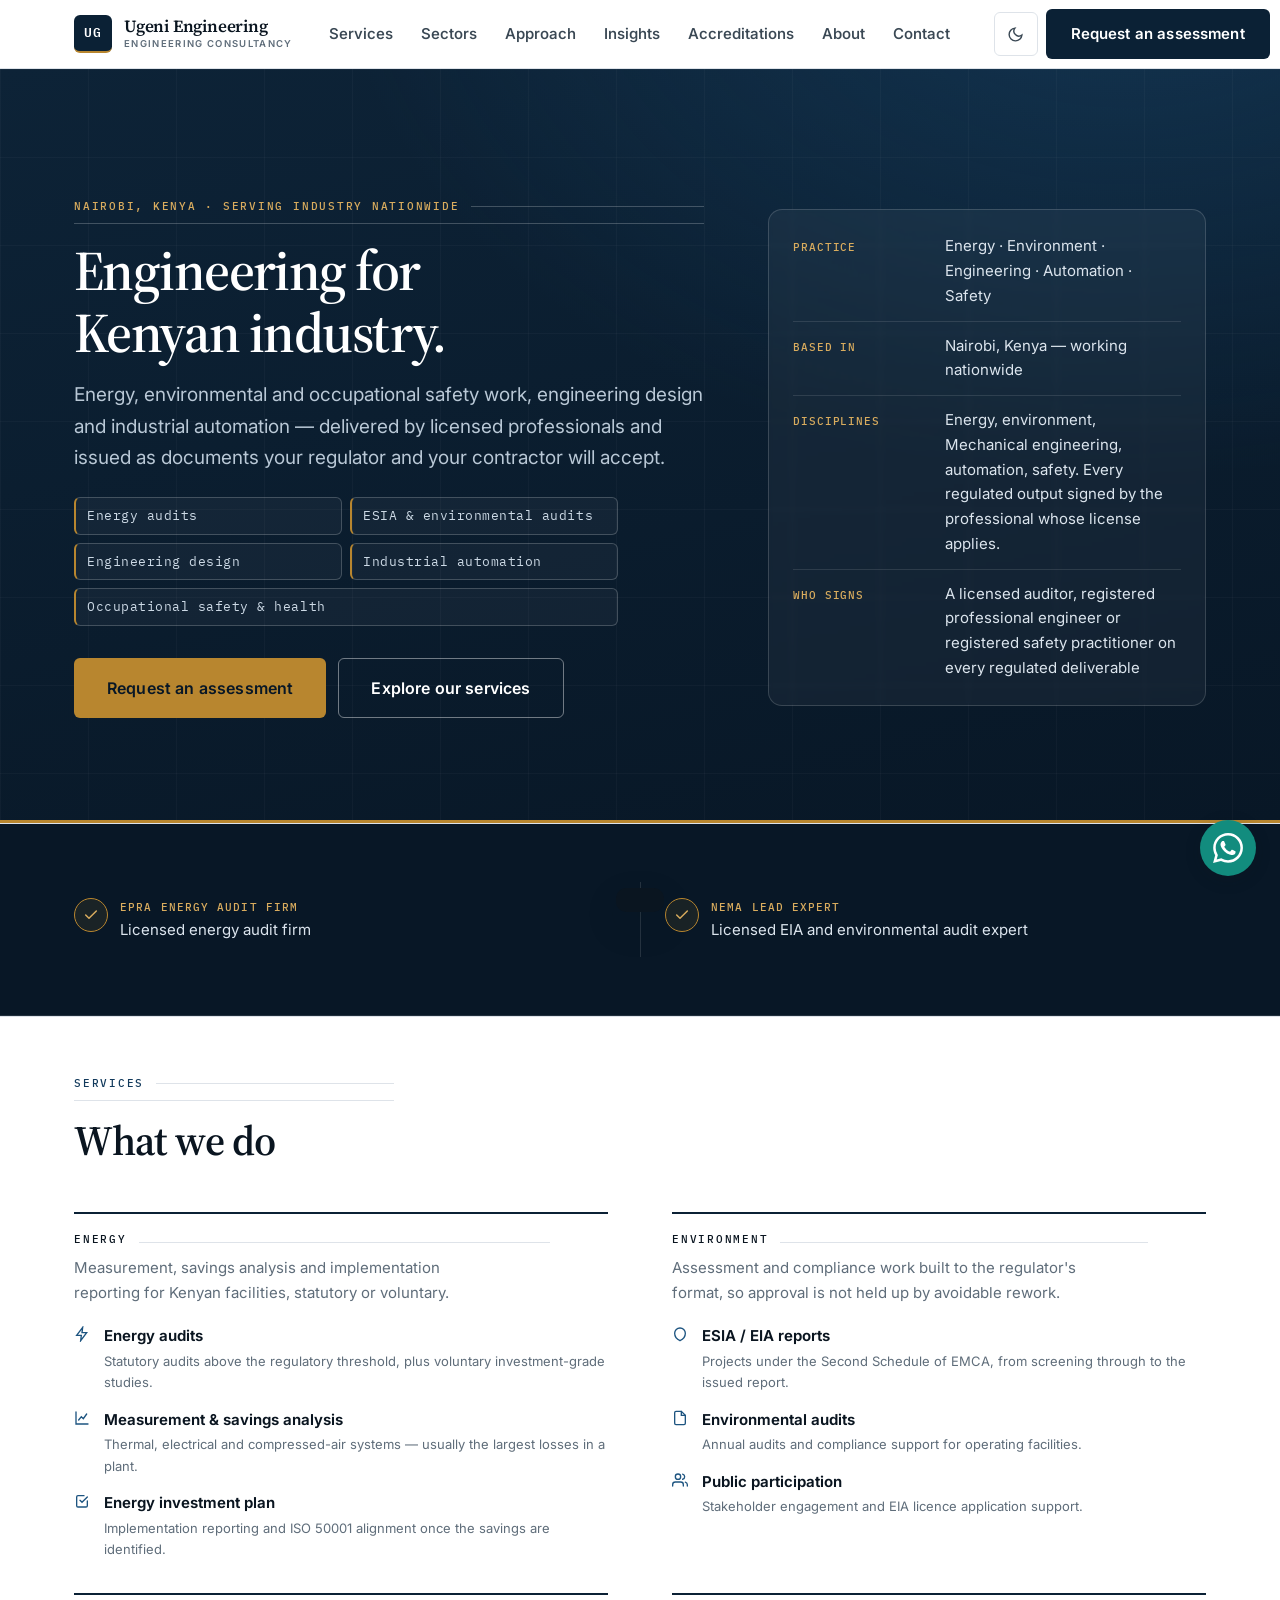
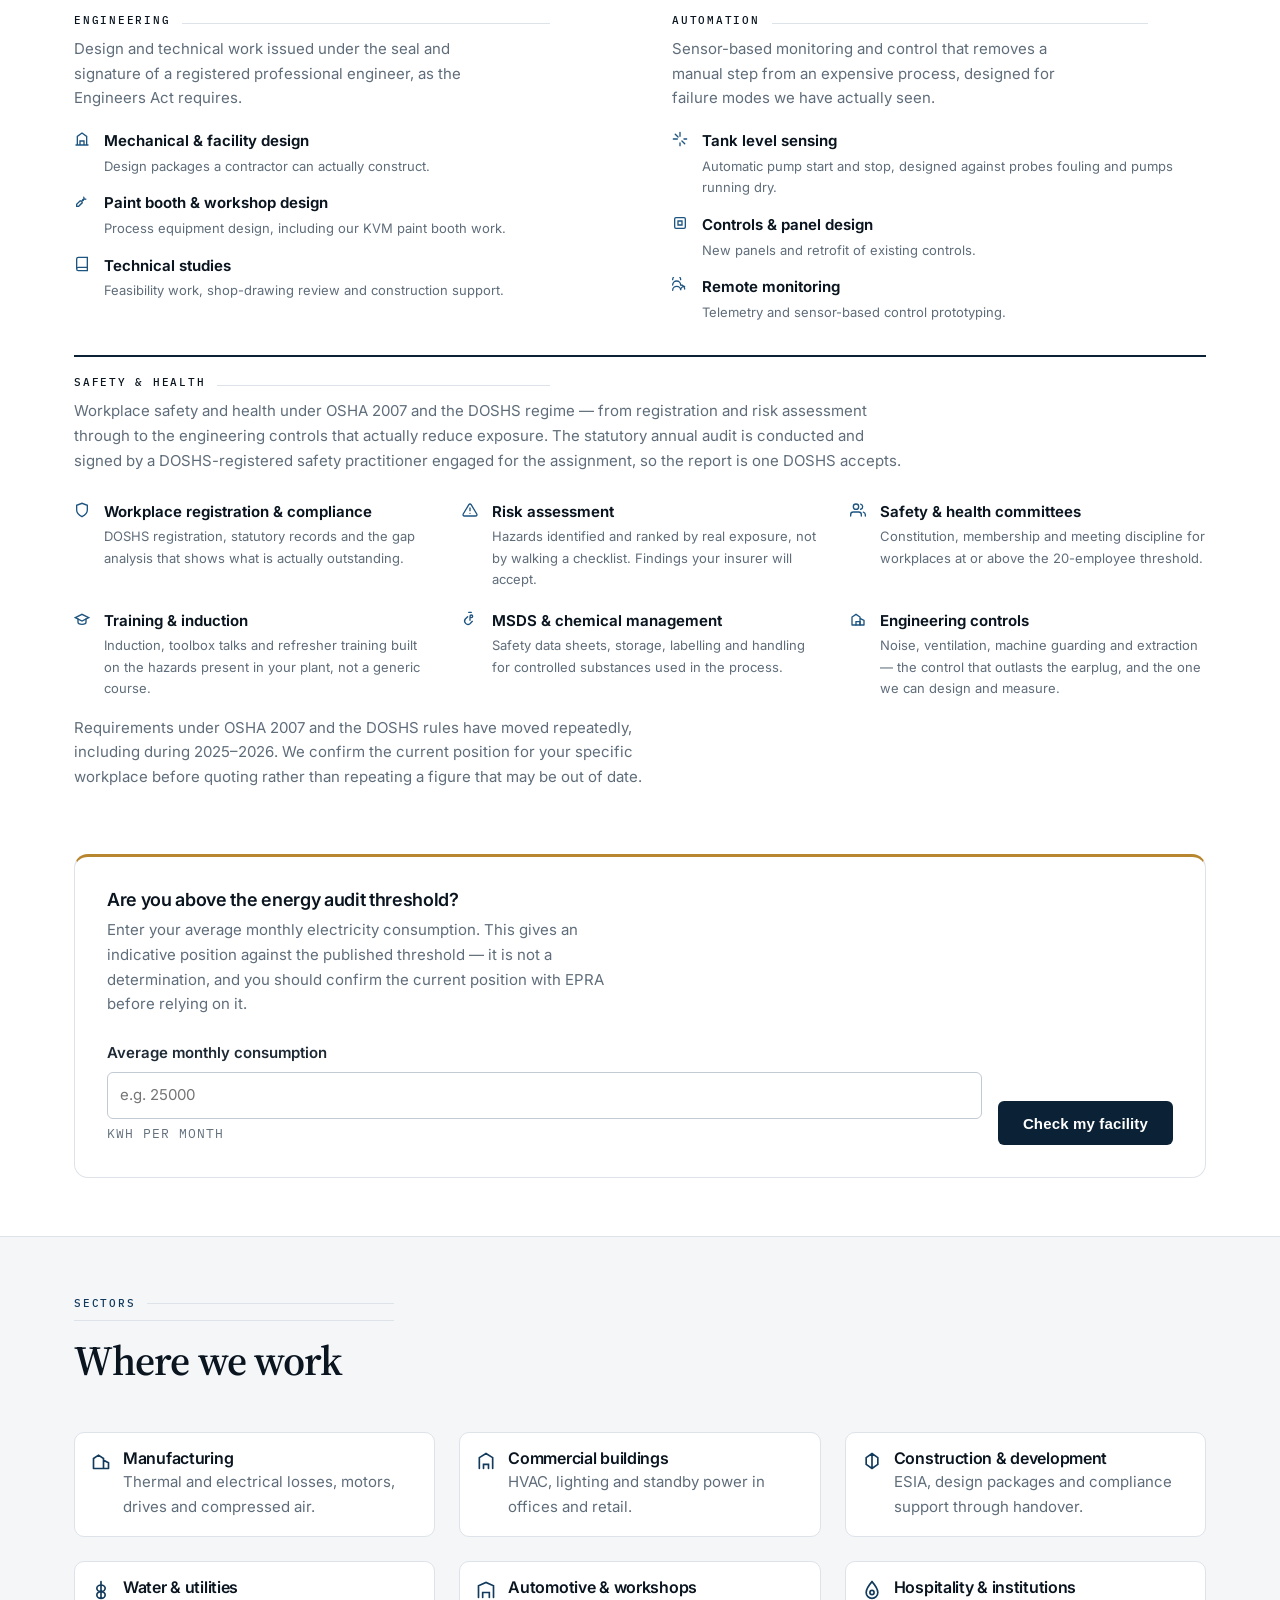
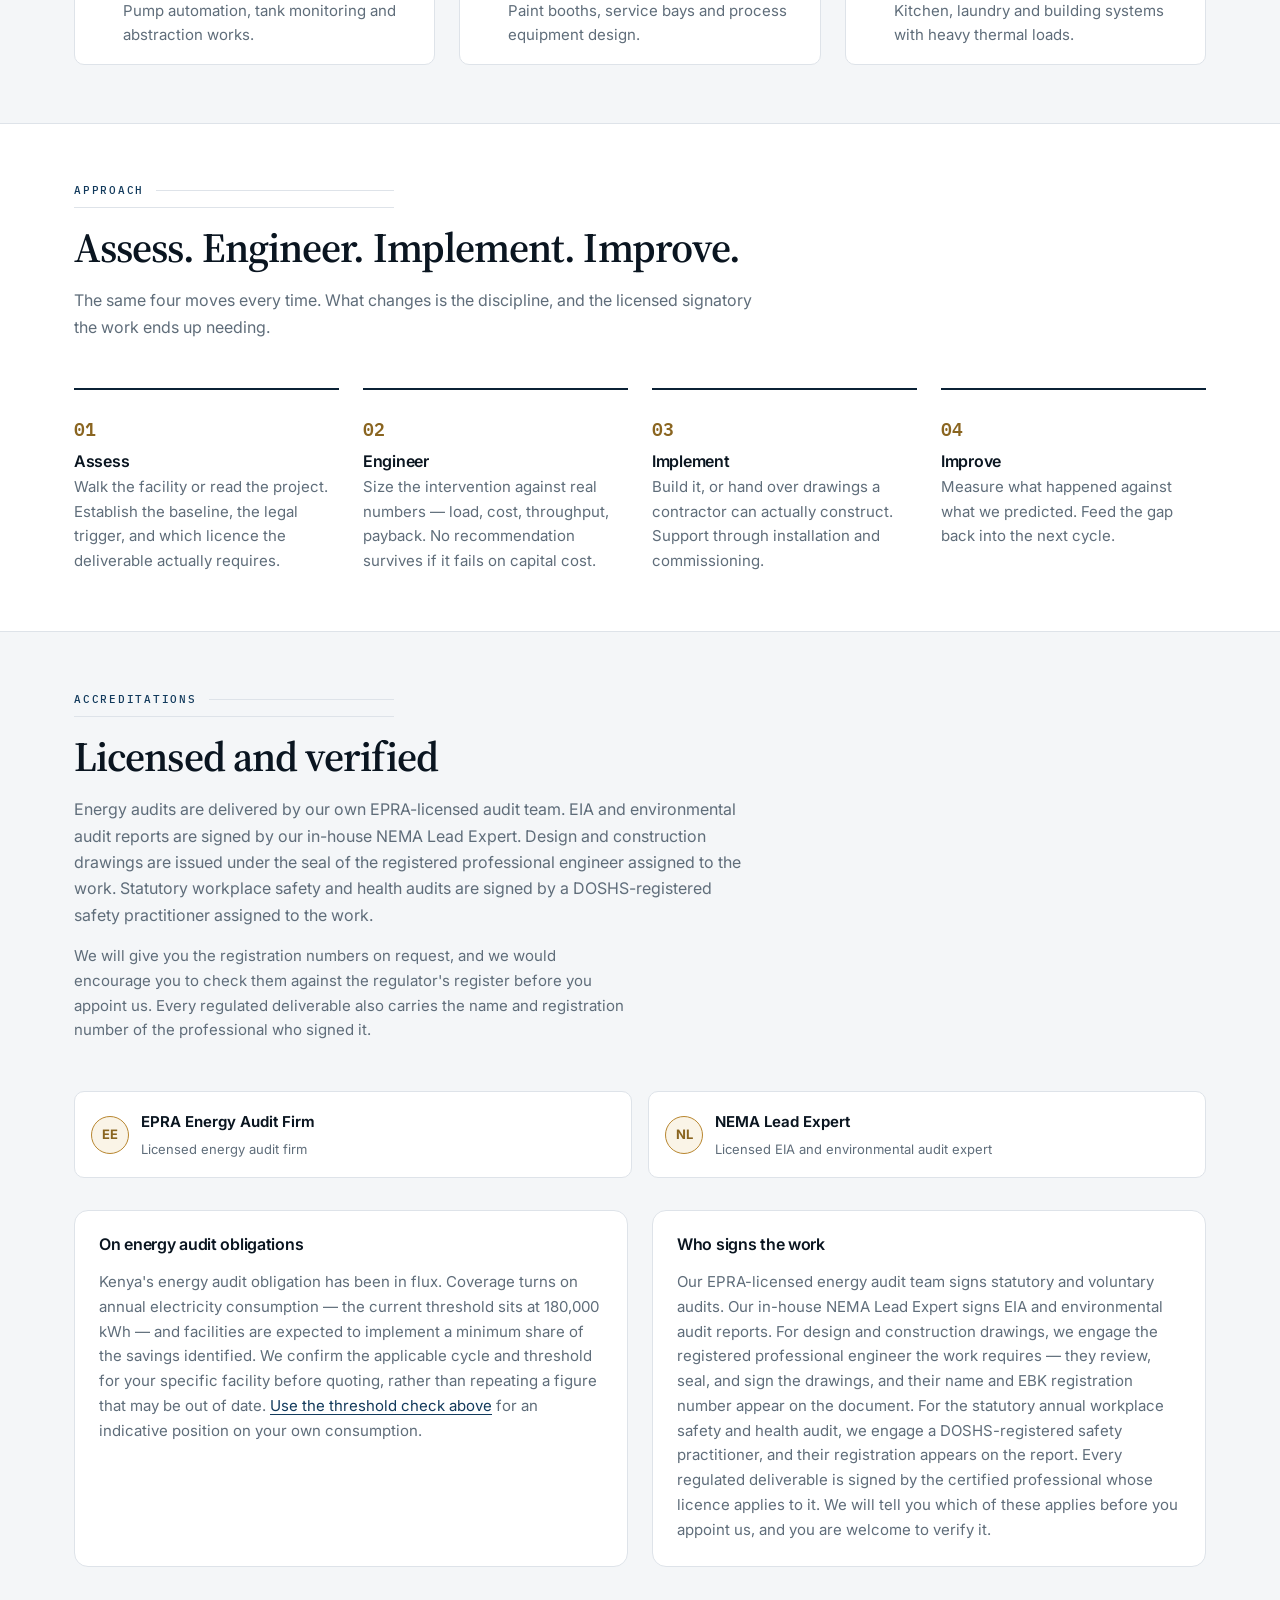
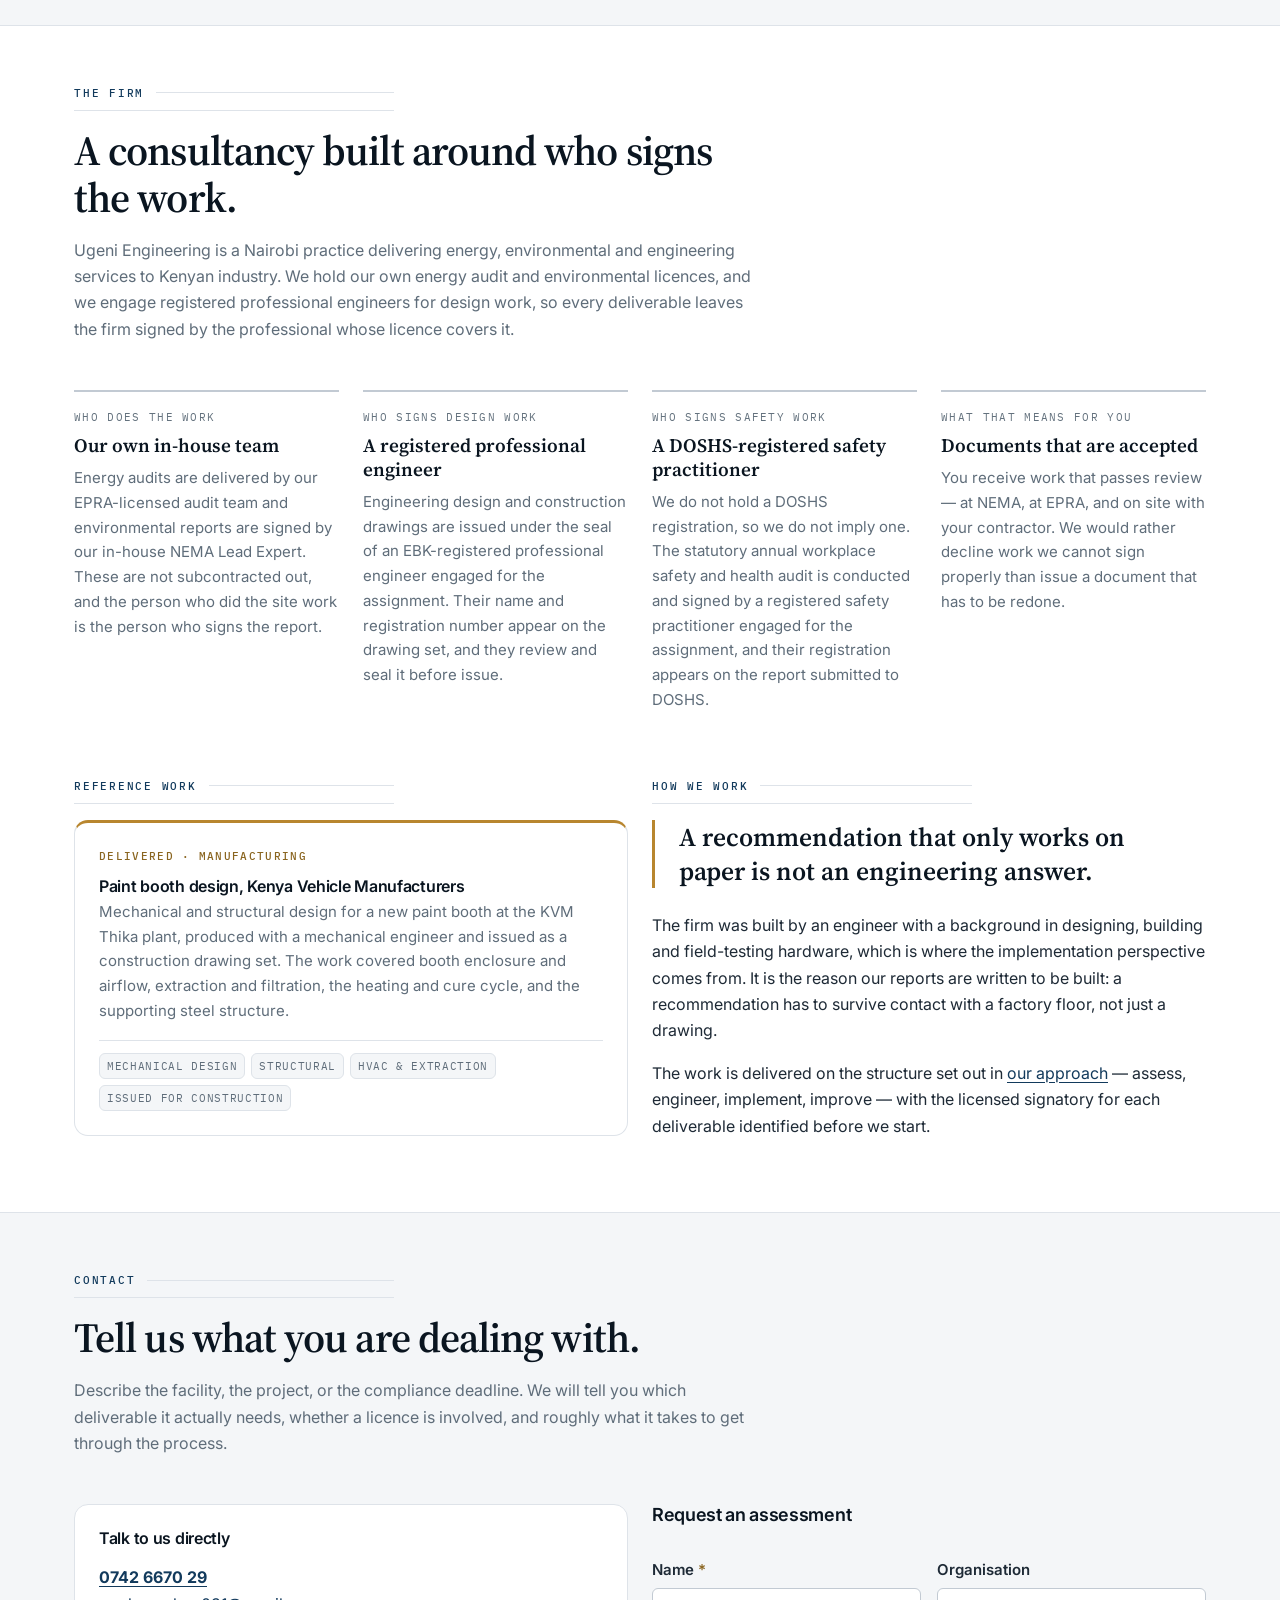
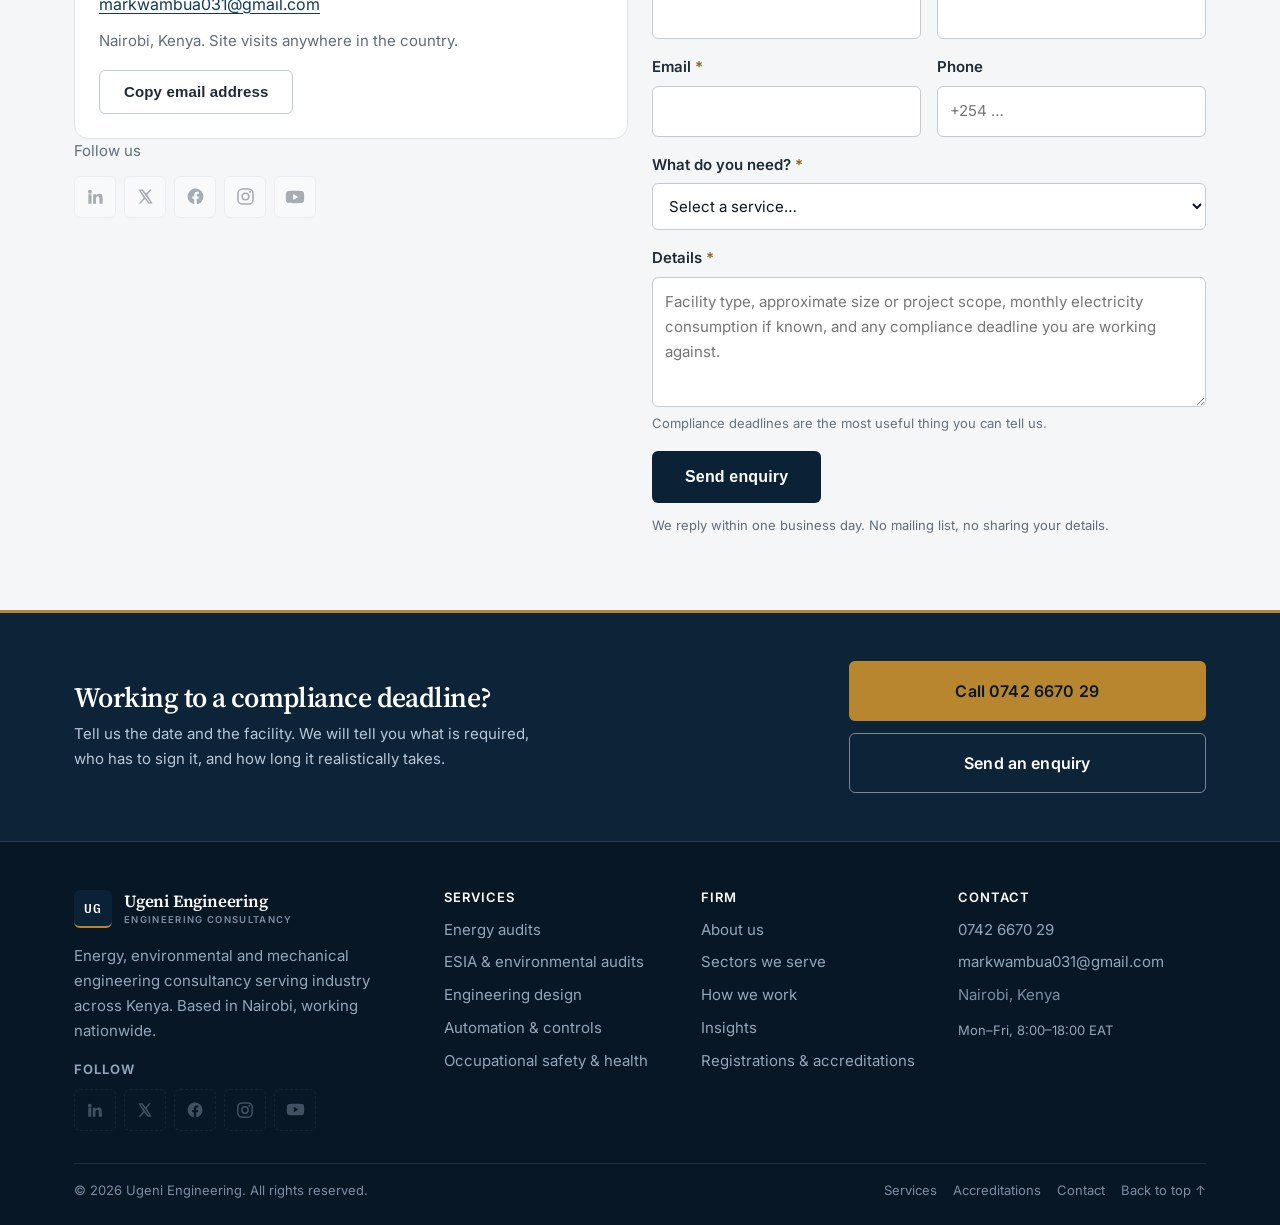
<file: index.html>
<!DOCTYPE html>
<html lang="en" class="no-js">
<head>
<meta charset="UTF-8">
<script>document.documentElement.className=document.documentElement.className.replace(/\bno-js\b/,"js");</script>
<meta name="viewport" content="width=device-width, initial-scale=1">
<title>Ugeni Engineering — Energy, Environmental, Safety &amp; Engineering Consultancy in Nairobi</title>
<meta name="description" content="Energy audits, ESIA and environmental audits, occupational safety and health, engineering design and industrial automation for Kenyan industry. Based in Nairobi, working nationwide.">
<link rel="canonical" href="https://eng-mwambua.github.io/ugeni-engineering/">

<meta property="og:type" content="website">
<meta property="og:title" content="Ugeni Engineering — Energy, Environmental, Safety &amp; Engineering Consultancy">
<meta property="og:description" content="Energy audits, ESIA, occupational safety and health, engineering design and industrial automation for Kenyan industry. EPRA-licensed and NEMA-registered. Nairobi based.">
<meta property="og:url" content="https://eng-mwambua.github.io/ugeni-engineering/">
<meta property="og:locale" content="en_KE">
<meta property="og:image" content="https://eng-mwambua.github.io/ugeni-engineering/assets/og/og-image.png">
<meta property="og:image:width" content="1200">
<meta property="og:image:height" content="630">
<meta property="og:image:alt" content="Ugeni Engineering — energy, environmental and industrial engineering for Kenyan industry. EPRA and NEMA licensed.">
<meta name="twitter:card" content="summary_large_image">

<link rel="icon" href="assets/img/favicon.svg" type="image/svg+xml">
<link rel="preconnect" href="https://fonts.googleapis.com">
<link rel="preconnect" href="https://fonts.gstatic.com" crossorigin>
<link rel="stylesheet" href="https://fonts.googleapis.com/css2?family=Inter:wght@400;500;600;700&family=IBM+Plex+Mono:wght@400;500;600&family=Source+Serif+4:opsz,wght@8..60,400;8..60,600;8..60,700&display=swap">
<link rel="stylesheet" href="assets/css/main.css">

<!-- Structured data. Email/phone update automatically via site.config.js -->
<script type="application/ld+json">
{
  "@context": "https://schema.org",
  "@type": "ProfessionalService",
  "name": "Ugeni Engineering",
  "description": "Energy, environmental, occupational safety and health, and mechanical engineering consultancy serving Kenyan industry.",
  "url": "https://eng-mwambua.github.io/ugeni-engineering/",
  "telephone": "+254742667029",
  "email": "markwambua031@gmail.com",
  "priceRange": "KES",
  "address": {
    "@type": "PostalAddress",
    "addressLocality": "Nairobi",
    "addressCountry": "KE"
  },
  "areaServed": { "@type": "Country", "name": "Kenya" },
  "founder": { "@type": "Person", "name": "Mark Wambua" },
  "knowsAbout": [
    "Energy auditing", "Energy efficiency", "Environmental and Social Impact Assessment",
    "Environmental audits", "Occupational safety and health", "Workplace safety audits",
    "Risk assessment", "Mechanical engineering design", "Industrial automation",
    "Process control systems"
  ]
}
</script>
</head>

<body>
<a class="skip" href="#main">Skip to main content</a>

<header class="hdr">
  <div class="wrap hdr__in">
    <a class="logo" href="./" aria-label="Ugeni Engineering — home">
      <span class="logo__mark" aria-hidden="true">UG</span>
      <span>
        <span class="logo__name">Ugeni Engineering</span>
        <span class="logo__sub">Engineering Consultancy</span>
      </span>
    </a>

    <nav class="nav" id="nav" aria-label="Primary">
      <a href="#services">Services</a>
      <a href="#sectors">Sectors</a>
      <a href="#approach">Approach</a>
      <a href="blog/">Insights</a>
      <a href="#accreditations">Accreditations</a>
      <a href="#about">About</a>
      <a href="#contact">Contact</a>
    </nav>

    <div class="hdr__tools">
      <button class="iconbtn" data-theme-toggle aria-label="Switch to dark theme">
        <svg width="17" height="17" viewBox="0 0 24 24" fill="none" stroke="currentColor" stroke-width="2" stroke-linecap="round" aria-hidden="true">
          <path d="M21 12.8A9 9 0 1 1 11.2 3a7 7 0 0 0 9.8 9.8Z"/>
        </svg>
      </button>
      <a class="btn btn--primary hdr__cta" href="#contact">Request an assessment</a>
      <button class="iconbtn menu-btn" data-menu aria-expanded="false" aria-controls="nav" aria-label="Open navigation menu">
        <svg width="19" height="19" viewBox="0 0 24 24" fill="none" stroke="currentColor" stroke-width="2" stroke-linecap="round" aria-hidden="true">
          <path d="M3 6h18M3 12h18M3 18h18"/>
        </svg>
      </button>
    </div>
  </div>
</header>

<main id="main">

  <!-- ============ HERO ============ -->
  <section class="hero" id="top">
    <div class="wrap hero__grid">
      <div>
        <span class="eyebrow">Nairobi, Kenya · Serving industry nationwide</span>
        <h1>Engineering for Kenyan industry.</h1>
        <p class="lede">
          Energy, environmental and occupational safety work, engineering design
          and industrial automation — delivered by licensed professionals and
          issued as documents your regulator and your contractor will accept.
        </p>

        <ul class="hero__services">
          <li>Energy audits</li>
          <li>ESIA &amp; environmental audits</li>
          <li>Engineering design</li>
          <li>Industrial automation</li>
          <li>Occupational safety &amp; health</li>
        </ul>

        <div class="hero__cta">
          <a class="btn btn--primary btn--lg" href="#contact">Request an assessment</a>
          <a class="btn btn--ghost btn--lg" href="#services">Explore our services</a>
        </div>

      </div>

      <aside class="card-stat" aria-label="Firm at a glance">
        <dl>
          <div>
            <dt>Practice</dt>
            <dd>Energy · Environment · Engineering · Automation · Safety</dd>
          </div>
          <div>
            <dt>Based in</dt>
            <dd>Nairobi, Kenya — working nationwide</dd>
          </div>
          <div>
            <dt>Disciplines</dt>
            <dd>Energy, environment, Mechanical engineering, automation, safety. Every regulated output signed by the professional whose license applies.</dd>
          </div>
          <div>
            <dt>Who signs</dt>
            <dd>A licensed auditor, registered professional engineer or registered safety practitioner on every regulated deliverable</dd>
          </div>
        </dl>
      </aside>
    </div>
  </section>

  <!-- ============ CREDENTIAL BAND ============ -->
  <!-- The three registrations, stated immediately under the masthead.
       This is the block a procurement officer is scanning for, and on a
       single page it does more for perceived legitimacy than any amount
       of design. Populated from site.config.js so it stays true. -->
  <section class="creds" aria-label="Registrations and licences">
    <div class="wrap">
      <div class="creds__in" data-cred-band>
        <noscript>
          <div class="cred">
            <div class="cred__body">
              <p class="cred__label">Registrations</p>
              <p class="cred__text">
                EPRA-licensed energy audit firm and in-house NEMA Lead Expert.
                Registration numbers are provided on request and can be checked
                against the regulator's register.
              </p>
            </div>
          </div>
        </noscript>
      </div>
    </div>
  </section>

  <!-- ============ SERVICES ============ -->
  <section class="reveal" id="services">
    <div class="wrap">
      <div class="sec__head">
        <span class="eyebrow">Services</span>
        <h2>What we do</h2>
      </div>

      <!-- Four umbrellas, specific deliverables listed under each. The former
           2x2 grid gave every service identical visual weight and read as four
           unrelated businesses; this states plainly that it is one firm working
           across four disciplines. -->
      <div class="groups">

        <div class="group reveal" id="energy-audits">
          <p class="group__name">Energy</p>
          <p class="group__lead">
            Measurement, savings analysis and implementation reporting for Kenyan
            facilities, statutory or voluntary.
          </p>
          <ul class="group__items">
            <li>
              <svg viewBox="0 0 24 24" fill="none" stroke="currentColor" stroke-width="2" stroke-linecap="round" aria-hidden="true"><path d="M13 2 4 14h7l-1 8 9-12h-7l1-8Z"/></svg>
              <span><b>Energy audits</b><span>Statutory audits above the regulatory threshold, plus voluntary investment-grade studies.</span></span>
            </li>
            <li>
              <svg viewBox="0 0 24 24" fill="none" stroke="currentColor" stroke-width="2" stroke-linecap="round" aria-hidden="true"><path d="M3 3v18h18M7 15l4-5 3 3 5-7"/></svg>
              <span><b>Measurement &amp; savings analysis</b><span>Thermal, electrical and compressed-air systems — usually the largest losses in a plant.</span></span>
            </li>
            <li>
              <svg viewBox="0 0 24 24" fill="none" stroke="currentColor" stroke-width="2" stroke-linecap="round" aria-hidden="true"><path d="M9 11l3 3 8-8M20 12v7a2 2 0 0 1-2 2H6a2 2 0 0 1-2-2V6a2 2 0 0 1 2-2h9"/></svg>
              <span><b>Energy investment plan</b><span>Implementation reporting and ISO 50001 alignment once the savings are identified.</span></span>
            </li>
          </ul>
        </div>

        <div class="group reveal" id="environmental">
          <p class="group__name">Environment</p>
          <p class="group__lead">
            Assessment and compliance work built to the regulator's format, so
            approval is not held up by avoidable rework.
          </p>
          <ul class="group__items">
            <li>
              <svg viewBox="0 0 24 24" fill="none" stroke="currentColor" stroke-width="2" stroke-linecap="round" aria-hidden="true"><path d="M12 22c5-2 8-6 8-11a8 8 0 1 0-16 0c0 5 3 9 8 11Z"/></svg>
              <span><b>ESIA / EIA reports</b><span>Projects under the Second Schedule of EMCA, from screening through to the issued report.</span></span>
            </li>
            <li>
              <svg viewBox="0 0 24 24" fill="none" stroke="currentColor" stroke-width="2" stroke-linecap="round" aria-hidden="true"><path d="M14 2H6a2 2 0 0 0-2 2v16a2 2 0 0 0 2 2h12a2 2 0 0 0 2-2V8Z"/><path d="M14 2v6h6"/></svg>
              <span><b>Environmental audits</b><span>Annual audits and compliance support for operating facilities.</span></span>
            </li>
            <li>
              <svg viewBox="0 0 24 24" fill="none" stroke="currentColor" stroke-width="2" stroke-linecap="round" aria-hidden="true"><path d="M17 21v-2a4 4 0 0 0-4-4H5a4 4 0 0 0-4 4v2M9 11a4 4 0 1 0 0-8 4 4 0 0 0 0 8M23 21v-2a4 4 0 0 0-3-3.87M16 3.13a4 4 0 0 1 0 7.75"/></svg>
              <span><b>Public participation</b><span>Stakeholder engagement and EIA licence application support.</span></span>
            </li>
          </ul>
        </div>

        <div class="group reveal" id="design">
          <p class="group__name">Engineering</p>
          <p class="group__lead">
            Design and technical work issued under the seal and signature of a
            registered professional engineer, as the Engineers Act requires.
          </p>
          <ul class="group__items">
            <li>
              <svg viewBox="0 0 24 24" fill="none" stroke="currentColor" stroke-width="2" stroke-linecap="round" aria-hidden="true"><path d="M3 21h18M5 21V8l7-5 7 5v13M9 21v-6h6v6"/></svg>
              <span><b>Mechanical &amp; facility design</b><span>Design packages a contractor can actually construct.</span></span>
            </li>
            <li>
              <svg viewBox="0 0 24 24" fill="none" stroke="currentColor" stroke-width="2" stroke-linecap="round" aria-hidden="true"><path d="M14.7 6.3a4 4 0 0 1-5.4 5.4L4 17v3h3l5.3-5.3a4 4 0 0 1 5.4-5.4"/></svg>
              <span><b>Paint booth &amp; workshop design</b><span>Process equipment design, including our KVM paint booth work.</span></span>
            </li>
            <li>
              <svg viewBox="0 0 24 24" fill="none" stroke="currentColor" stroke-width="2" stroke-linecap="round" aria-hidden="true"><path d="M4 19.5A2.5 2.5 0 0 1 6.5 17H20M6.5 2H20v20H6.5A2.5 2.5 0 0 1 4 19.5v-15A2.5 2.5 0 0 1 6.5 2Z"/></svg>
              <span><b>Technical studies</b><span>Feasibility work, shop-drawing review and construction support.</span></span>
            </li>
          </ul>
        </div>

        <div class="group reveal" id="automation">
          <p class="group__name">Automation</p>
          <p class="group__lead">
            Sensor-based monitoring and control that removes a manual step from an
            expensive process, designed for failure modes we have actually seen.
          </p>
          <ul class="group__items">
            <li>
              <svg viewBox="0 0 24 24" fill="none" stroke="currentColor" stroke-width="2" stroke-linecap="round" aria-hidden="true"><path d="M12 2v6M12 22v-4M4.9 4.9l4.2 4.2M14.9 14.9l4.2 4.2M2 12h6M22 12h-4"/></svg>
              <span><b>Tank level sensing</b><span>Automatic pump start and stop, designed against probes fouling and pumps running dry.</span></span>
            </li>
            <li>
              <svg viewBox="0 0 24 24" fill="none" stroke="currentColor" stroke-width="2" stroke-linecap="round" aria-hidden="true"><rect x="4" y="4" width="16" height="16" rx="2"/><path d="M9 9h6v6H9z"/></svg>
              <span><b>Controls &amp; panel design</b><span>New panels and retrofit of existing controls.</span></span>
            </li>
            <li>
              <svg viewBox="0 0 24 24" fill="none" stroke="currentColor" stroke-width="2" stroke-linecap="round" aria-hidden="true"><path d="M1 4a6 6 0 0 1 6-6 6 6 0 0 1 6 6M1 12a6 6 0 0 1 6-6 6 6 0 0 1 6 6 6 6 0 0 1 6 6M1 20a6 6 0 0 1 6-6 6 6 0 0 1 6 6 6 6 0 0 1 6-6"/></svg>
              <span><b>Remote monitoring</b><span>Telemetry and sensor-based control prototyping.</span></span>
            </li>
          </ul>
        </div>

        <div class="group group--wide reveal" id="safety">
          <p class="group__name">Safety &amp; Health</p>
          <p class="group__lead">
            Workplace safety and health under OSHA 2007 and the DOSHS regime —
            from registration and risk assessment through to the engineering
            controls that actually reduce exposure. The statutory annual audit
            is conducted and signed by a DOSHS-registered safety practitioner
            engaged for the assignment, so the report is one DOSHS accepts.
          </p>
          <ul class="group__items">
            <li>
              <svg viewBox="0 0 24 24" fill="none" stroke="currentColor" stroke-width="2" stroke-linecap="round" aria-hidden="true"><path d="M12 22s8-4 8-10V5l-8-3-8 3v7c0 6 8 10 8 10Z"/></svg>
              <span><b>Workplace registration &amp; compliance</b><span>DOSHS registration, statutory records and the gap analysis that shows what is actually outstanding.</span></span>
            </li>
            <li>
              <svg viewBox="0 0 24 24" fill="none" stroke="currentColor" stroke-width="2" stroke-linecap="round" aria-hidden="true"><path d="M10.3 3.9 1.8 18a2 2 0 0 0 1.7 3h17a2 2 0 0 0 1.7-3L13.7 3.9a2 2 0 0 0-3.4 0Z"/><path d="M12 9v4M12 17h.01"/></svg>
              <span><b>Risk assessment</b><span>Hazards identified and ranked by real exposure, not by walking a checklist. Findings your insurer will accept.</span></span>
            </li>
            <li>
              <svg viewBox="0 0 24 24" fill="none" stroke="currentColor" stroke-width="2" stroke-linecap="round" aria-hidden="true"><path d="M17 21v-2a4 4 0 0 0-4-4H5a4 4 0 0 0-4 4v2M9 11a4 4 0 1 0 0-8 4 4 0 0 0 0 8M23 21v-2a4 4 0 0 0-3-3.87M16 3.13a4 4 0 0 1 0 7.75"/></svg>
              <span><b>Safety &amp; health committees</b><span>Constitution, membership and meeting discipline for workplaces at or above the 20-employee threshold.</span></span>
            </li>
            <li>
              <svg viewBox="0 0 24 24" fill="none" stroke="currentColor" stroke-width="2" stroke-linecap="round" aria-hidden="true"><path d="M22 10 12 5 2 10l10 5 10-5Z"/><path d="M6 12v5c0 1.7 2.7 3 6 3s6-1.3 6-3v-5"/></svg>
              <span><b>Training &amp; induction</b><span>Induction, toolbox talks and refresher training built on the hazards present in your plant, not a generic course.</span></span>
            </li>
            <li>
              <svg viewBox="0 0 24 24" fill="none" stroke="currentColor" stroke-width="2" stroke-linecap="round" aria-hidden="true"><path d="M10 2h4M12 14v-4M8.5 8.5 5 12a5 5 0 0 0 7 7l3.5-3.5"/><path d="M14 10a2 2 0 1 0 0-4 2 2 0 0 0 0 4Z"/></svg>
              <span><b>MSDS &amp; chemical management</b><span>Safety data sheets, storage, labelling and handling for controlled substances used in the process.</span></span>
            </li>
            <li>
              <svg viewBox="0 0 24 24" fill="none" stroke="currentColor" stroke-width="2" stroke-linecap="round" aria-hidden="true"><path d="M3 21V9l6-4 6 4v12M15 21V11l6 3v7M3 21h18"/><path d="M9 21v-5h6v5"/></svg>
              <span><b>Engineering controls</b><span>Noise, ventilation, machine guarding and extraction — the control that outlasts the earplug, and the one we can design and measure.</span></span>
            </li>
          </ul>
          <p class="group__foot small muted" style="margin:var(--sp-4) 0 0;max-width:64ch">
            Requirements under OSHA 2007 and the DOSHS rules have moved
            repeatedly, including during 2025–2026. We confirm the current
            position for your specific workplace before quoting rather than
            repeating a figure that may be out of date.
          </p>
        </div>

      </div>

      <!-- ============ COMPLIANCE CHECK ============ -->
      <div class="check reveal" style="margin-top:var(--sp-8)">
        <h3 style="font-size:var(--fs-lg);margin-bottom:var(--sp-2)">Are you above the energy audit threshold?</h3>
        <p class="small muted" style="margin:0 0 var(--sp-5);max-width:60ch">
          Enter your average monthly electricity consumption. This gives an
          indicative position against the published threshold — it is not a
          determination, and you should confirm the current position with EPRA
          before relying on it.
        </p>

        <form class="check__form" data-check-form novalidate>
          <div>
            <label class="check__label" for="monthly-kwh">Average monthly consumption</label>
            <input class="check__input" id="monthly-kwh" name="monthlyKwh" type="number"
                   min="1" step="any" inputmode="numeric" placeholder="e.g. 25000"
                   data-check-input autocomplete="off">
            <span class="check__unit">kWh per month</span>
          </div>
          <button class="btn btn--primary" type="submit">Check my facility</button>
        </form>

        <div class="check__out" data-check-out role="status" aria-live="polite" hidden>
          <p class="check__verdict" data-check-head></p>
          <p class="check__detail" data-check-body></p>
        </div>
      </div>
    </div>
  </section>

  <!-- ============ SECTORS ============ -->
  <section class="sec-alt reveal" id="sectors">
    <div class="wrap">
      <div class="sec__head">
        <span class="eyebrow">Sectors</span>
        <h2>Where we work</h2>
      </div>

      <div class="grid-3">
        <div class="sector">
          <svg width="20" height="20" viewBox="0 0 24 24" fill="none" stroke="currentColor" stroke-width="2" stroke-linecap="round" aria-hidden="true"><path d="M3 21V9l6-4 6 4v12M15 21V11l6 3v7M3 21h18"/></svg>
          <div>
            <h4>Manufacturing</h4>
            <p>Thermal and electrical losses, motors, drives and compressed air.</p>
          </div>
        </div>
        <div class="sector">
          <svg width="20" height="20" viewBox="0 0 24 24" fill="none" stroke="currentColor" stroke-width="2" stroke-linecap="round" aria-hidden="true"><path d="M4 21V8l8-5 8 5v13M9 21v-5h6v5"/></svg>
          <div>
            <h4>Commercial buildings</h4>
            <p>HVAC, lighting and standby power in offices and retail.</p>
          </div>
        </div>
        <div class="sector">
          <svg width="20" height="20" viewBox="0 0 24 24" fill="none" stroke="currentColor" stroke-width="2" stroke-linecap="round" aria-hidden="true"><path d="M12 3v18M5 8l7-5 7 5M5 8v8l7 5 7-5V8"/></svg>
          <div>
            <h4>Construction &amp; development</h4>
            <p>ESIA, design packages and compliance support through handover.</p>
          </div>
        </div>
        <div class="sector">
          <svg width="20" height="20" viewBox="0 0 24 24" fill="none" stroke="currentColor" stroke-width="2" stroke-linecap="round" aria-hidden="true"><path d="M12 2v20M12 6c3 0 5 2 5 4s-2 4-5 4-5-2-5-4 2-4 5-4Zm0 8c3 0 5 2 5 4s-2 4-5 4-5-2-5-4 2-4 5-4Z"/></svg>
          <div>
            <h4>Water &amp; utilities</h4>
            <p>Pump automation, tank monitoring and abstraction works.</p>
          </div>
        </div>
        <div class="sector">
          <svg width="20" height="20" viewBox="0 0 24 24" fill="none" stroke="currentColor" stroke-width="2" stroke-linecap="round" aria-hidden="true"><path d="M3 21V7l9-4 9 4v14M8 21v-6h8v6"/></svg>
          <div>
            <h4>Automotive &amp; workshops</h4>
            <p>Paint booths, service bays and process equipment design.</p>
          </div>
        </div>
        <div class="sector">
          <svg width="20" height="20" viewBox="0 0 24 24" fill="none" stroke="currentColor" stroke-width="2" stroke-linecap="round" aria-hidden="true"><path d="M12 22a7 7 0 0 0 7-7c0-5-7-13-7-13S5 10 5 15a7 7 0 0 0 7 7Z"/><circle cx="12" cy="15" r="2.5"/></svg>
          <div>
            <h4>Hospitality &amp; institutions</h4>
            <p>Kitchen, laundry and building systems with heavy thermal loads.</p>
          </div>
        </div>
      </div>
    </div>
  </section>

  <!-- ============ APPROACH ============ -->
  <section class="reveal" id="approach">
    <div class="wrap">
      <div class="sec__head">
        <span class="eyebrow">Approach</span>
        <h2>Assess. Engineer. Implement. Improve.</h2>
        <p class="muted">
          The same four moves every time. What changes is the discipline, and the
          licensed signatory the work ends up needing.
        </p>
      </div>

      <div class="steps">
        <div class="step">
          <h3>Assess</h3>
          <p>Walk the facility or read the project. Establish the baseline, the legal trigger, and which licence the deliverable actually requires.</p>
        </div>
        <div class="step">
          <h3>Engineer</h3>
          <p>Size the intervention against real numbers — load, cost, throughput, payback. No recommendation survives if it fails on capital cost.</p>
        </div>
        <div class="step">
          <h3>Implement</h3>
          <p>Build it, or hand over drawings a contractor can actually construct. Support through installation and commissioning.</p>
        </div>
        <div class="step">
          <h3>Improve</h3>
          <p>Measure what happened against what we predicted. Feed the gap back into the next cycle.</p>
        </div>
      </div>
    </div>
  </section>

  <!-- ============ ACCREDITATIONS ============ -->
  <section class="sec-alt reveal" id="accreditations">
    <div class="wrap">
      <div class="sec__head">
        <span class="eyebrow">Accreditations</span>
        <h2>Licensed and verified</h2>
        <p class="muted">
          Energy audits are delivered by our own EPRA-licensed audit team. EIA
          and environmental audit reports are signed by our in-house NEMA Lead
          Expert. Design and construction drawings are issued under the seal of
          the registered professional engineer assigned to the work. Statutory
          workplace safety and health audits are signed by a DOSHS-registered
          safety practitioner assigned to the work.
        </p>
        <p class="small muted" style="margin:var(--sp-4) 0 0;max-width:62ch">
          We will give you the registration numbers on request, and we would
          encourage you to check them against the regulator's register before
          you appoint us. Every regulated deliverable also carries the name and
          registration number of the professional who signed it.
        </p>
      </div>

      <!-- Populated from SITE.accreditations in assets/js/site.config.js.
           Each entry is { label, detail, url }. Add one there, refresh, it appears. -->
      <div class="acc-grid" data-acc-grid>
        <!-- Filled by JS. Without JS this block stays empty rather than lying. -->
      </div>

      <noscript>
        <p class="small muted">
          Registrations are listed in our accreditation documents. Contact us for the
          current certificates.
        </p>
      </noscript>

      <div class="grid-2" style="margin-top:var(--sp-6)">
        <div class="card-stat">
          <h3 style="font-size:var(--fs-md)">On energy audit obligations</h3>
          <p class="small muted" style="margin:0">
            Kenya's energy audit obligation has been in flux. Coverage turns on annual
            electricity consumption — the current threshold sits at 180,000 kWh — and
            facilities are expected to implement a minimum share of the savings
            identified. We confirm the applicable cycle and threshold for your specific
            facility before quoting, rather than repeating a figure that may be out of
            date. <a href="#services">Use the threshold check above</a> for an indicative
            position on your own consumption.
          </p>
        </div>
        <div class="card-stat">
          <h3 style="font-size:var(--fs-md)">Who signs the work</h3>
          <p class="small muted" style="margin:0">
            Our EPRA-licensed energy audit team signs statutory and voluntary
            audits. Our in-house NEMA Lead Expert signs EIA and environmental audit
            reports. For design and construction drawings, we engage the
            registered professional engineer the work requires — they review,
            seal, and sign the drawings, and their name and EBK registration
            number appear on the document. For the statutory annual workplace
            safety and health audit, we engage a DOSHS-registered safety
            practitioner, and their registration appears on the report.
            Every regulated deliverable is signed by the certified professional
            whose licence applies to it. We will tell you which of these applies
            before you appoint us, and you are welcome to verify it.
          </p>
        </div>
      </div>
    </div>
  </section>

  <!-- ============ ABOUT ============ -->
  <!-- Framed as a firm, not a founder. The previous version headlined the
       founder's history and listed two failed product ventures; that is a
       portfolio disclosure, and on a consultancy site it reads as a reason
       not to appoint. What replaced it answers the question a client
       actually has: who is responsible for my deliverable. -->
  <section class="reveal" id="about">
    <div class="wrap">
      <div class="sec__head">
        <span class="eyebrow">The firm</span>
        <h2>A consultancy built around who signs the work.</h2>
        <p class="muted">
          Ugeni Engineering is a Nairobi practice delivering energy, environmental
          and engineering services to Kenyan industry. We hold our own energy
          audit and environmental licences, and we engage registered professional
          engineers for design work, so every deliverable leaves the firm signed
          by the professional whose licence covers it.
        </p>
      </div>

      <!-- How the firm is structured. Stated as a structure because on a
           consultancy site that is the question, not the biography. -->
      <div class="firm">
        <div class="firm__col reveal">
          <p class="firm__role">Who does the work</p>
          <p class="firm__what">Our own in-house team</p>
          <p>
            Energy audits are delivered by our EPRA-licensed audit team and
            environmental reports are signed by our in-house NEMA Lead Expert.
            These are not subcontracted out, and the person who did the site
            work is the person who signs the report.
          </p>
        </div>
        <div class="firm__col reveal">
          <p class="firm__role">Who signs design work</p>
          <p class="firm__what">A registered professional engineer</p>
          <p>
            Engineering design and construction drawings are issued under the
            seal of an EBK-registered professional engineer engaged for the
            assignment. Their name and registration number appear on the drawing
            set, and they review and seal it before issue.
          </p>
        </div>
        <div class="firm__col reveal">
          <p class="firm__role">Who signs safety work</p>
          <p class="firm__what">A DOSHS-registered safety practitioner</p>
          <p>
            We do not hold a DOSHS registration, so we do not imply one. The
            statutory annual workplace safety and health audit is conducted and
            signed by a registered safety practitioner engaged for the
            assignment, and their registration appears on the report submitted
            to DOSHS.
          </p>
        </div>
        <div class="firm__col reveal">
          <p class="firm__role">What that means for you</p>
          <p class="firm__what">Documents that are accepted</p>
          <p>
            You receive work that passes review — at NEMA, at EPRA, and on site
            with your contractor. We would rather decline work we cannot sign
            properly than issue a document that has to be redone.
          </p>
        </div>
      </div>

      <!-- Reference work. One substantial, verifiable delivery, stated
           plainly. The photo slot is reserved for real site material — a
           stock image of a factory would undo the point of this section. -->
      <div class="grid-2" style="margin-top:var(--sp-8);align-items:start">
        <div>
          <span class="eyebrow">Reference work</span>
          <article class="rec">
            <div class="rec__meta">Delivered · Manufacturing</div>
            <h3>Paint booth design, Kenya Vehicle Manufacturers</h3>
            <p>
              Mechanical and structural design for a new paint booth at the KVM
              Thika plant, produced with a mechanical engineer and issued as a
              construction drawing set. The work covered booth enclosure and
              airflow, extraction and filtration, the heating and cure cycle, and
              the supporting steel structure.
            </p>
            <ul class="rec__tags">
              <li>Mechanical design</li>
              <li>Structural</li>
              <li>HVAC &amp; extraction</li>
              <li>Issued for construction</li>
            </ul>
          </article>
        </div>

        <div>
          <span class="eyebrow">How we work</span>
          <blockquote class="pull">
            A recommendation that only works on paper is not an engineering answer.
          </blockquote>
          <p>
            The firm was built by an engineer with a background in designing,
            building and field-testing hardware, which is where the
            implementation perspective comes from. It is the reason our reports
            are written to be built: a recommendation has to survive contact with
            a factory floor, not just a drawing.
          </p>
          <p>
            The work is delivered on the structure set out in
            <a href="#approach">our approach</a> — assess, engineer, implement,
            improve — with the licensed signatory for each deliverable identified
            before we start.
          </p>
        </div>
      </div>
    </div>
  </section>

  <!-- ============ CONTACT ============ -->
  <section class="sec-alt reveal" id="contact">
    <div class="wrap">
      <div class="sec__head">
        <span class="eyebrow">Contact</span>
        <h2>Tell us what you are dealing with.</h2>
        <p class="muted">
          Describe the facility, the project, or the compliance deadline. We will tell
          you which deliverable it actually needs, whether a licence is involved, and
          roughly what it takes to get through the process.
        </p>
      </div>

      <div class="grid-2">
        <div>
          <div class="card-stat">
            <h3 style="font-size:var(--fs-md)">Talk to us directly</h3>
            <p style="margin-bottom:var(--sp-3)">
              <strong><a href="tel:+254742667029" data-phone-display>0742 6670 29</a></strong><br>
              <a href="mailto:markwambua031@gmail.com" data-email>markwambua031@gmail.com</a>
            </p>
            <p class="small muted" style="margin-bottom:var(--sp-4)">
              Nairobi, Kenya. Site visits anywhere in the country.
            </p>
            <button class="btn btn--ghost" data-copy-email type="button">Copy email address</button>
          </div>

          <p class="small muted" style="margin:0 0 var(--sp-3)">Follow us</p>
          <div class="social" aria-label="Ugeni Engineering on social media">
          <a class="soc is-placeholder" data-social="linkedin" href="#linkedin" aria-label="Ugeni Engineering on LinkedIn" title="LinkedIn — link coming soon"><svg width="19" height="19" viewBox="0 0 24 24" fill="currentColor" aria-hidden="true"><path d="M4.98 3.5a2.5 2.5 0 1 1 0 5 2.5 2.5 0 0 1 0-5ZM3 9h4v12H3zM9 9h3.8v1.7h.05c.53-1 1.83-2.05 3.77-2.05C20.4 8.65 21 11 21 14.1V21h-4v-6.1c0-1.46-.03-3.34-2.04-3.34-2.04 0-2.35 1.59-2.35 3.23V21H9Z"/></svg></a>
          <a class="soc is-placeholder" data-social="x" href="#x" aria-label="Ugeni Engineering on X" title="X — link coming soon"><svg width="17" height="17" viewBox="0 0 24 24" fill="currentColor" aria-hidden="true"><path d="M18.2 2H21l-6.5 7.4L22 22h-6.2l-4.9-6.4L5.2 22H2.3l7-8L2 2h6.3l4.4 5.9L18.2 2Zm-1.1 18h1.6L7 3.9H5.3L17.1 20Z"/></svg></a>
          <a class="soc is-placeholder" data-social="facebook" href="#facebook" aria-label="Ugeni Engineering on Facebook" title="Facebook — link coming soon"><svg width="19" height="19" viewBox="0 0 24 24" fill="currentColor" aria-hidden="true"><path d="M22 12a10 10 0 1 0-11.6 9.9v-7H7.9V12h2.5V9.8c0-2.5 1.5-3.9 3.8-3.9 1.1 0 2.2.2 2.2.2v2.4h-1.2c-1.2 0-1.6.8-1.6 1.6V12h2.7l-.4 2.9h-2.3v7A10 10 0 0 0 22 12Z"/></svg></a>
          <a class="soc is-placeholder" data-social="instagram" href="#instagram" aria-label="Ugeni Engineering on Instagram" title="Instagram — link coming soon"><svg width="19" height="19" viewBox="0 0 24 24" fill="none" stroke="currentColor" stroke-width="2" aria-hidden="true"><rect x="2.5" y="2.5" width="19" height="19" rx="5.5"/><circle cx="12" cy="12" r="4.2"/><circle cx="17.8" cy="6.2" r="1.3" fill="currentColor" stroke="none"/></svg></a>
          <a class="soc is-placeholder" data-social="youtube" href="#youtube" aria-label="Ugeni Engineering on YouTube" title="YouTube — link coming soon"><svg width="20" height="20" viewBox="0 0 24 24" fill="currentColor" aria-hidden="true"><path d="M23 12s0-3.4-.4-5c-.3-.9-1-1.6-1.9-1.9C19 4.6 12 4.6 12 4.6s-7 0-8.7.5c-.9.3-1.6 1-1.9 1.9C1 8.6 1 12 1 12s0 3.4.4 5c.3.9 1 1.6 1.9 1.9 1.7.5 8.7.5 8.7.5s7 0 8.7-.5c.9-.3 1.6-1 1.9-1.9.4-1.6.4-5 .4-5ZM9.8 15.5v-7l6 3.5-6 3.5Z"/></svg></a>
          </div>
        </div>

        <form class="form" id="enquiry" novalidate>
          <h3 style="font-size:var(--fs-lg)">Request an assessment</h3>

          <div class="form__status" data-form-status role="status" aria-live="polite"></div>

          <div class="form__row">
            <div class="field">
              <label for="name">Name <span class="req" aria-hidden="true">*</span></label>
              <input id="name" name="name" type="text" autocomplete="name" required>
              <span class="err">Please enter your name.</span>
            </div>
            <div class="field">
              <label for="org">Organisation</label>
              <input id="org" name="org" type="text" autocomplete="organization">
            </div>
          </div>

          <div class="form__row">
            <div class="field">
              <label for="email">Email <span class="req" aria-hidden="true">*</span></label>
              <input id="email" name="email" type="email" autocomplete="email" required>
              <span class="err">Please enter a valid email address.</span>
            </div>
            <div class="field">
              <label for="phone">Phone</label>
              <input id="phone" name="phone" type="tel" autocomplete="tel" placeholder="+254 …">
            </div>
          </div>

          <div class="field">
            <label for="service">What do you need? <span class="req" aria-hidden="true">*</span></label>
            <select id="service" name="service" required>
              <option value="">Select a service…</option>
              <option>Energy audit (statutory)</option>
              <option>Energy audit (voluntary / investment grade)</option>
              <option>ESIA / environmental impact assessment</option>
              <option>Environmental audit</option>
              <option>Engineering design and drawings</option>
              <option>Occupational safety and health compliance</option>
              <option>Statutory workplace safety and health audit</option>
              <option>Safety training, committees or risk assessment</option>
              <option>Automation, controls or pump monitoring</option>
              <option>Not sure yet</option>
            </select>
            <span class="err">Please choose a service.</span>
          </div>

          <div class="field">
            <label for="msg">Details <span class="req" aria-hidden="true">*</span></label>
            <textarea id="msg" name="message" required
              placeholder="Facility type, approximate size or project scope, monthly electricity consumption if known, and any compliance deadline you are working against."></textarea>
            <span class="hint">Compliance deadlines are the most useful thing you can tell us.</span>
            <span class="err">Please tell us a little about the project.</span>
          </div>

          <div>
            <button class="btn btn--primary btn--lg" type="submit">Send enquiry</button>
            <p class="xs muted" style="margin-top:var(--sp-3)">
              We reply within one business day. No mailing list, no sharing your details.
            </p>
          </div>
        </form>
      </div>
    </div>
  </section>

</main>

<footer>
  <!-- ============ CTA BAND ============ -->
  <div class="foot__cta">
    <div class="wrap foot__cta-in">
      <div>
        <h2 class="foot__cta-title">Working to a compliance deadline?</h2>
        <p class="foot__cta-text">
          Tell us the date and the facility. We will tell you what is required,
          who has to sign it, and how long it realistically takes.
        </p>
      </div>
      <div class="foot__cta-actions">
        <a class="btn btn--primary btn--lg" href="tel:+254742667029" data-phone-cta>Call the office</a>
        <a class="btn btn--outline btn--lg" href="#contact">Send an enquiry</a>
      </div>
    </div>
  </div>

  <!-- ============ MAIN FOOTER ============ -->
  <div class="wrap foot__main">
    <div class="foot">

      <div class="foot__brand">
        <a class="logo logo--foot" href="./" aria-label="Ugeni Engineering — home">
          <span class="logo__mark" aria-hidden="true">UG</span>
          <span>
            <span class="logo__name">Ugeni Engineering</span>
            <span class="logo__sub">Engineering Consultancy</span>
          </span>
        </a>
        <p class="foot__blurb">
          Energy, environmental and mechanical engineering consultancy serving
          industry across Kenya. Based in Nairobi, working nationwide.
        </p>
        <p class="foot__sociallabel">Follow</p>
        <div class="social" aria-label="Ugeni Engineering on social media">
            <a class="soc is-placeholder" data-social="linkedin" href="#linkedin" aria-label="Ugeni Engineering on LinkedIn" title="LinkedIn — coming soon"><svg width="18" height="18" viewBox="0 0 24 24" fill="currentColor" aria-hidden="true"><path d="M4.98 3.5a2.5 2.5 0 1 1 0 5 2.5 2.5 0 0 1 0-5ZM3 9h4v12H3zM9 9h3.8v1.7h.05c.53-1 1.83-2.05 3.77-2.05C20.4 8.65 21 11 21 14.1V21h-4v-6.1c0-1.46-.03-3.34-2.04-3.34-2.04 0-2.35 1.59-2.35 3.23V21H9Z"/></svg></a>
            <a class="soc is-placeholder" data-social="x" href="#x" aria-label="Ugeni Engineering on X" title="X — coming soon"><svg width="16" height="16" viewBox="0 0 24 24" fill="currentColor" aria-hidden="true"><path d="M18.2 2H21l-6.5 7.4L22 22h-6.2l-4.9-6.4L5.2 22H2.3l7-8L2 2h6.3l4.4 5.9L18.2 2Zm-1.1 18h1.6L7 3.9H5.3L17.1 20Z"/></svg></a>
            <a class="soc is-placeholder" data-social="facebook" href="#facebook" aria-label="Ugeni Engineering on Facebook" title="Facebook — coming soon"><svg width="18" height="18" viewBox="0 0 24 24" fill="currentColor" aria-hidden="true"><path d="M22 12a10 10 0 1 0-11.6 9.9v-7H7.9V12h2.5V9.8c0-2.5 1.5-3.9 3.8-3.9 1.1 0 2.2.2 2.2.2v2.4h-1.2c-1.2 0-1.6.8-1.6 1.6V12h2.7l-.4 2.9h-2.3v7A10 10 0 0 0 22 12Z"/></svg></a>
            <a class="soc is-placeholder" data-social="instagram" href="#instagram" aria-label="Ugeni Engineering on Instagram" title="Instagram — coming soon"><svg width="18" height="18" viewBox="0 0 24 24" fill="none" stroke="currentColor" stroke-width="2" aria-hidden="true"><rect x="2.5" y="2.5" width="19" height="19" rx="5.5"/><circle cx="12" cy="12" r="4.2"/><circle cx="17.8" cy="6.2" r="1.3" fill="currentColor" stroke="none"/></svg></a>
            <a class="soc is-placeholder" data-social="youtube" href="#youtube" aria-label="Ugeni Engineering on YouTube" title="YouTube — coming soon"><svg width="19" height="19" viewBox="0 0 24 24" fill="currentColor" aria-hidden="true"><path d="M23 12s0-3.4-.4-5c-.3-.9-1-1.6-1.9-1.9C19 4.6 12 4.6 12 4.6s-7 0-8.7.5c-.9.3-1.6 1-1.9 1.9C1 8.6 1 12 1 12s0 3.4.4 5c.3.9 1 1.6 1.9 1.9 1.7.5 8.7.5 8.7.5s7 0 8.7-.5c.9-.3 1.6-1 1.9-1.9.4-1.6.4-5 .4-5ZM9.8 15.5v-7l6 3.5-6 3.5Z"/></svg></a>
        </div>
      </div>

      <div>
        <h4>Services</h4>
        <ul>
          <li><a href="#energy-audits">Energy audits</a></li>
          <li><a href="#environmental">ESIA &amp; environmental audits</a></li>
          <li><a href="#design">Engineering design</a></li>
          <li><a href="#automation">Automation &amp; controls</a></li>
          <li><a href="#safety">Occupational safety &amp; health</a></li>
        </ul>
      </div>

      <div>
        <h4>Firm</h4>
        <ul>
          <li><a href="#about">About us</a></li>
          <li><a href="#sectors">Sectors we serve</a></li>
          <li><a href="#approach">How we work</a></li>
          <li><a href="blog/">Insights</a></li>
          <li><a href="#accreditations">Registrations &amp; accreditations</a></li>
        </ul>
      </div>

      <div>
        <h4>Contact</h4>
        <ul>
          <li><a href="tel:+254742667029" data-phone-display>0742 6670 29</a></li>
          <li><a href="mailto:markwambua031@gmail.com" data-email>markwambua031@gmail.com</a></li>
          <li class="foot__muted">Nairobi, Kenya</li>
        </ul>
        <p class="foot__hours">Mon–Fri, 8:00–18:00 EAT</p>
      </div>

    </div>

    <!-- ============ BASE BAR ============ -->
    <div class="foot__base">
      <p class="foot__copy">
        © <span data-year>2026</span> Ugeni Engineering. All rights reserved.
      </p>
      <nav class="foot__links" aria-label="Footer">
        <a href="#services">Services</a>
        <a href="#accreditations">Accreditations</a>
        <a href="#contact">Contact</a>
        <a href="#top">Back to top ↑</a>
      </nav>
    </div>
  </div>
</footer>

<!-- WhatsApp. href is a real fallback for no-JS; main.js keeps it in sync
     with site.config.js and removes the button entirely when no number is set. -->
<a class="wafloat" data-whatsapp href="https://wa.me/254742667029" rel="noopener"
   aria-label="Chat with Ugeni Engineering on WhatsApp">
  <span class="wafloat__icon" aria-hidden="true">
    <svg width="30" height="30" viewBox="0 0 24 24" fill="currentColor"><path d="M17.472 14.382c-.297-.149-1.758-.867-2.03-.967-.273-.099-.471-.148-.67.15-.197.297-.767.966-.94 1.164-.174.199-.347.223-.644.075-.297-.15-1.255-.463-2.39-1.475-.883-.788-1.48-1.761-1.653-2.059-.173-.297-.018-.458.13-.606.134-.133.298-.347.446-.52.149-.174.198-.298.298-.497.099-.198.05-.371-.025-.52-.075-.149-.669-1.612-.916-2.207-.242-.579-.487-.5-.669-.51l-.57-.01c-.198 0-.52.074-.792.372-.272.297-1.04 1.016-1.04 2.479 0 1.462 1.065 2.875 1.213 3.074.149.198 2.096 3.2 5.077 4.487.709.306 1.262.489 1.694.625.712.227 1.36.195 1.872.118.571-.085 1.758-.719 2.006-1.413.248-.694.248-1.289.173-1.413-.074-.124-.272-.198-.57-.347m-5.421 7.403h-.004a9.87 9.87 0 0 1-5.031-1.378l-.361-.214-3.741.982.998-3.648-.235-.374a9.86 9.86 0 0 1-1.51-5.26c.001-5.45 4.436-9.884 9.888-9.884a9.82 9.82 0 0 1 6.988 2.896 9.825 9.825 0 0 1 2.893 6.994c-.003 5.45-4.437 9.884-9.885 9.884m8.413-18.297A11.815 11.815 0 0 0 12.05 0C5.495 0 .16 5.335.157 11.892c0 2.096.547 4.142 1.588 5.945L.057 24l6.305-1.654a11.882 11.882 0 0 0 5.683 1.448h.005c6.554 0 11.89-5.335 11.893-11.893a11.821 11.821 0 0 0-3.48-8.413Z"/></svg>
  </span>
  <span class="wafloat__label" aria-hidden="true">Chat on WhatsApp</span>
</a>

<div class="toast" data-toast role="status" aria-live="polite"></div>

<script src="assets/js/site.config.js"></script>
<script src="assets/js/main.js"></script>
<script src="assets/js/accreditations.js"></script>
</body>
</html>
</file>
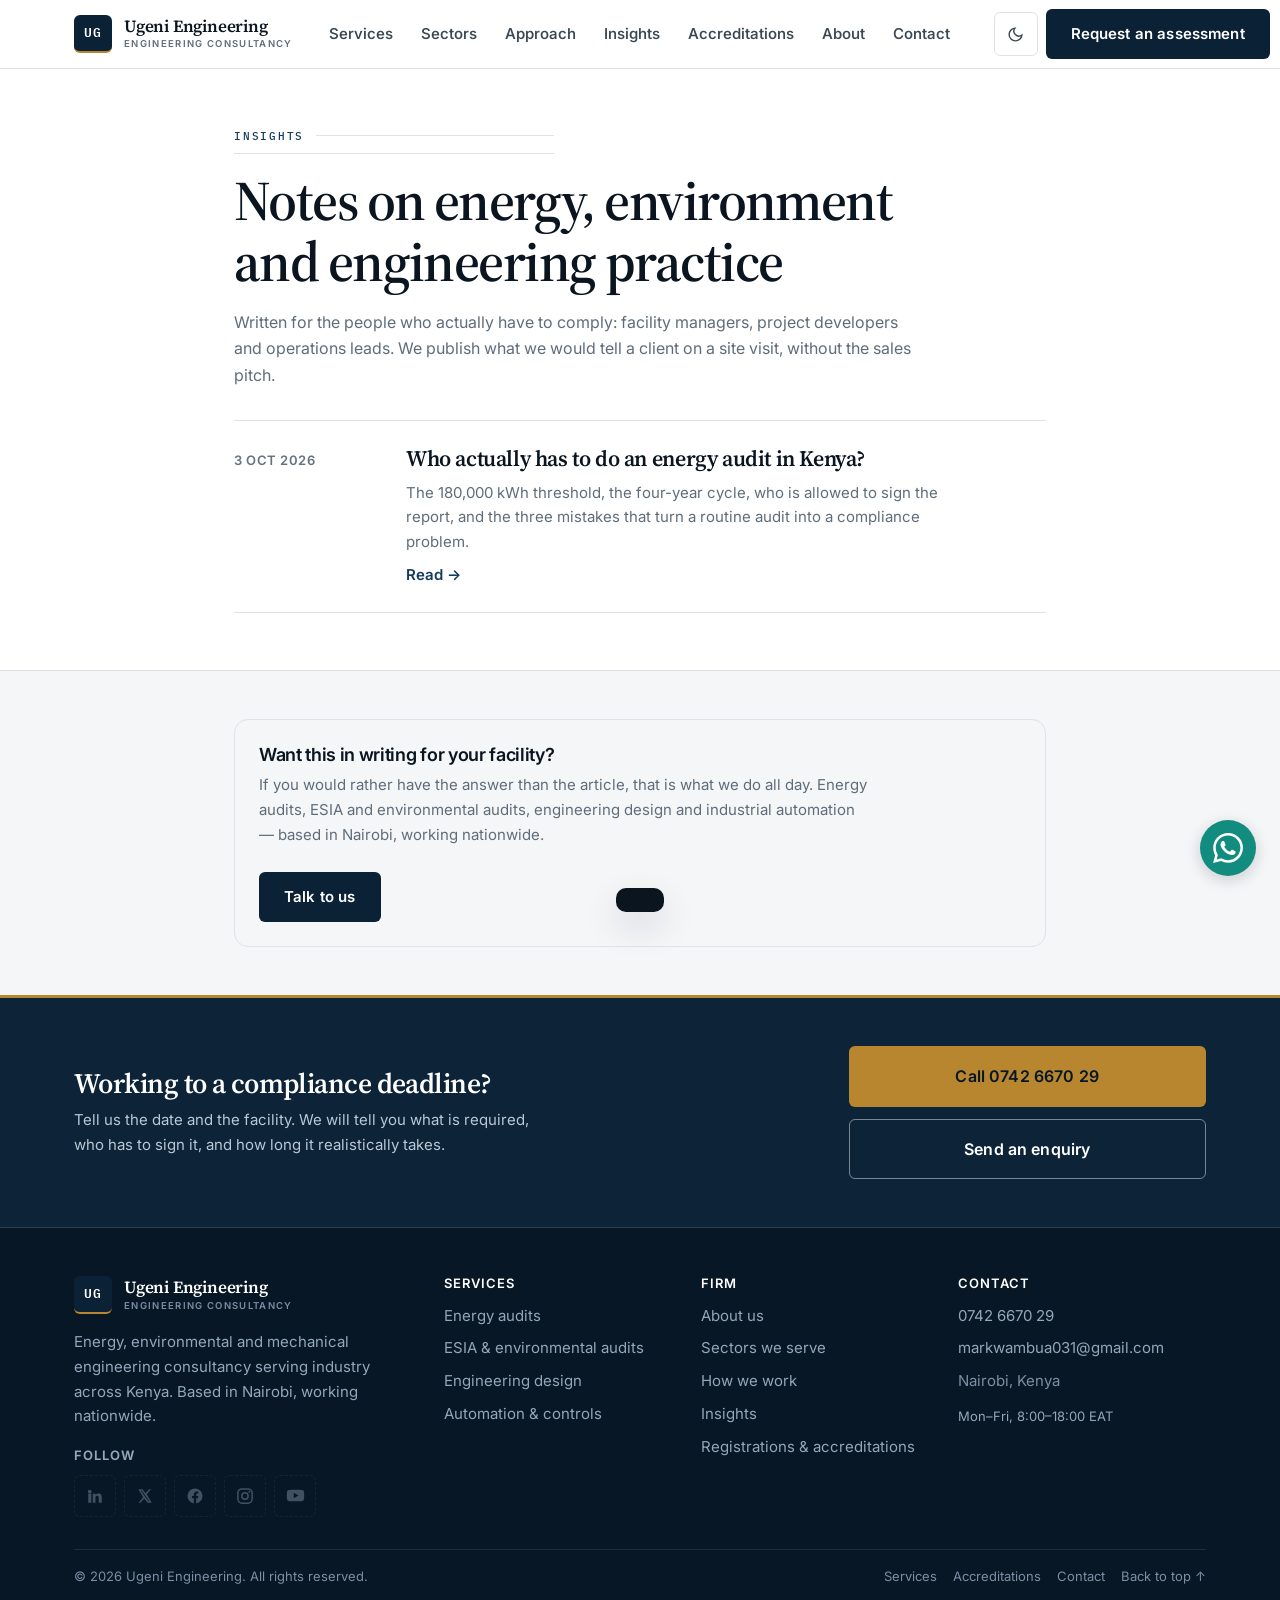
<file: blog/index.html>
<!DOCTYPE html>
<html lang="en" class="no-js">
<head>
<meta charset="UTF-8">
<script>document.documentElement.className=document.documentElement.className.replace(/\bno-js\b/,"js");</script>
<meta name="viewport" content="width=device-width, initial-scale=1">
<title>Insights — Ugeni Engineering</title>
<meta name="description" content="Practical writing on energy audits, environmental compliance and engineering practice in Kenya, from a working consultancy based in Nairobi.">
<link rel="canonical" href="https://eng-mwambua.github.io/ugeni-engineering/blog/">
<meta property="og:title" content="Insights — Ugeni Engineering">
<meta property="og:description" content="Practical writing on energy audits, environmental compliance and engineering practice in Kenya.">
<meta property="og:url" content="https://eng-mwambua.github.io/ugeni-engineering/blog/">
<meta property="og:locale" content="en_KE">
<link rel="icon" href="../assets/img/favicon.svg" type="image/svg+xml">
<link rel="preconnect" href="https://fonts.googleapis.com">
<link rel="preconnect" href="https://fonts.gstatic.com" crossorigin>
<link rel="stylesheet" href="https://fonts.googleapis.com/css2?family=Inter:wght@400;500;600;700&family=IBM+Plex+Mono:wght@400;500;600&family=Source+Serif+4:opsz,wght@8..60,400;8..60,600;8..60,700&display=swap">
<link rel="stylesheet" href="../assets/css/main.css">
<link rel="stylesheet" href="../assets/css/blog.css">
<link rel="alternate" type="application/rss+xml" title="Ugeni Engineering — Insights" href="../feed.xml">
</head>
<body>
<a class="skip" href="#main">Skip to main content</a>

<header class="hdr">
  <div class="wrap hdr__in">
    <a class="logo" href="../" aria-label="Ugeni Engineering — home">
      <span class="logo__mark" aria-hidden="true">UG</span>
      <span>
        <span class="logo__name">Ugeni Engineering</span>
        <span class="logo__sub">Engineering Consultancy</span>
      </span>
    </a>

    <nav class="nav" id="nav" aria-label="Primary">
      <a href="../#services">Services</a>
      <a href="../#sectors">Sectors</a>
      <a href="../#approach">Approach</a>
      <a href="../blog/">Insights</a>
      <a href="../#accreditations">Accreditations</a>
      <a href="../#about">About</a>
      <a href="../#contact">Contact</a>
    </nav>

    <div class="hdr__tools">
      <button class="iconbtn" data-theme-toggle aria-label="Switch to dark theme">
        <svg width="17" height="17" viewBox="0 0 24 24" fill="none" stroke="currentColor" stroke-width="2" stroke-linecap="round" aria-hidden="true">
          <path d="M21 12.8A9 9 0 1 1 11.2 3a7 7 0 0 0 9.8 9.8Z"/>
        </svg>
      </button>
      <a class="btn btn--primary hdr__cta" href="../#contact">Request an assessment</a>
      <button class="iconbtn menu-btn" data-menu aria-expanded="false" aria-controls="nav" aria-label="Open navigation menu">
        <svg width="19" height="19" viewBox="0 0 24 24" fill="none" stroke="currentColor" stroke-width="2" stroke-linecap="round" aria-hidden="true">
          <path d="M3 6h18M3 12h18M3 18h18"/>
        </svg>
      </button>
    </div>
  </div>
</header>

<main id="main">
  <section style="border-top:0">
    <div class="wrap" style="max-width:860px">
      <div class="sec__head" style="margin-bottom:var(--sp-6)">
        <span class="eyebrow">Insights</span>
        <h1>Notes on energy, environment and engineering practice</h1>
        <p class="muted">
          Written for the people who actually have to comply: facility managers,
          project developers and operations leads. We publish what we would tell a
          client on a site visit, without the sales pitch.
        </p>
      </div>

      <!-- ADD NEW POSTS: copy the <a class="post-row"> block below,
           newest first. Filenames use the published date for ordering. -->
      <div class="posts">
        <a class="post-row" href="./energy-audit-kenya-threshold.html">
          <div class="post-row__meta">
            <time datetime="2026-10-03">3 Oct 2026</time>
          </div>
          <div>
            <h2 class="post-row__title">Who actually has to do an energy audit in Kenya?</h2>
            <p class="post-row__excerpt">
              The 180,000 kWh threshold, the four-year cycle, who is allowed to
              sign the report, and the three mistakes that turn a routine audit
              into a compliance problem.
            </p>
            <span class="post-row__more">Read &rarr;</span>
          </div>
        </a>
      </div>

      <noscript>
        <p class="small muted" style="margin-top:var(--sp-6)">
          <a href="./energy-audit-kenya-threshold.html">Who actually has to do an energy audit in Kenya?</a>
        </p>
      </noscript>
    </div>
  </section>

  <section class="sec-alt" style="padding-block:var(--sp-7)">
    <div class="wrap" style="max-width:860px">
      <div class="article__cta">
        <h3>Want this in writing for your facility?</h3>
        <p>
          If you would rather have the answer than the article, that is what we do
          all day. Energy audits, ESIA and environmental audits, engineering design
          and industrial automation &mdash; based in Nairobi, working nationwide.
        </p>
        <a class="btn btn--primary" href="../#contact">Talk to us</a>
      </div>
    </div>
  </section>
</main>

<footer>
  <!-- ============ CTA BAND ============ -->
  <div class="foot__cta">
    <div class="wrap foot__cta-in">
      <div>
        <h2 class="foot__cta-title">Working to a compliance deadline?</h2>
        <p class="foot__cta-text">
          Tell us the date and the facility. We will tell you what is required,
          who has to sign it, and how long it realistically takes.
        </p>
      </div>
      <div class="foot__cta-actions">
        <a class="btn btn--primary btn--lg" href="tel:+254742667029" data-phone-cta>Call the office</a>
        <a class="btn btn--outline btn--lg" href="../#contact">Send an enquiry</a>
      </div>
    </div>
  </div>

  <!-- ============ MAIN FOOTER ============ -->
  <div class="wrap foot__main">
    <div class="foot">

      <div class="foot__brand">
        <a class="logo logo--foot" href="../" aria-label="Ugeni Engineering — home">
          <span class="logo__mark" aria-hidden="true">UG</span>
          <span>
            <span class="logo__name">Ugeni Engineering</span>
            <span class="logo__sub">Engineering Consultancy</span>
          </span>
        </a>
        <p class="foot__blurb">
          Energy, environmental and mechanical engineering consultancy serving
          industry across Kenya. Based in Nairobi, working nationwide.
        </p>
        <p class="foot__sociallabel">Follow</p>
        <div class="social" aria-label="Ugeni Engineering on social media">
            <a class="soc is-placeholder" data-social="linkedin" href="#linkedin" aria-label="Ugeni Engineering on LinkedIn" title="LinkedIn — coming soon"><svg width="18" height="18" viewBox="0 0 24 24" fill="currentColor" aria-hidden="true"><path d="M4.98 3.5a2.5 2.5 0 1 1 0 5 2.5 2.5 0 0 1 0-5ZM3 9h4v12H3zM9 9h3.8v1.7h.05c.53-1 1.83-2.05 3.77-2.05C20.4 8.65 21 11 21 14.1V21h-4v-6.1c0-1.46-.03-3.34-2.04-3.34-2.04 0-2.35 1.59-2.35 3.23V21H9Z"/></svg></a>
            <a class="soc is-placeholder" data-social="x" href="#x" aria-label="Ugeni Engineering on X" title="X — coming soon"><svg width="16" height="16" viewBox="0 0 24 24" fill="currentColor" aria-hidden="true"><path d="M18.2 2H21l-6.5 7.4L22 22h-6.2l-4.9-6.4L5.2 22H2.3l7-8L2 2h6.3l4.4 5.9L18.2 2Zm-1.1 18h1.6L7 3.9H5.3L17.1 20Z"/></svg></a>
            <a class="soc is-placeholder" data-social="facebook" href="#facebook" aria-label="Ugeni Engineering on Facebook" title="Facebook — coming soon"><svg width="18" height="18" viewBox="0 0 24 24" fill="currentColor" aria-hidden="true"><path d="M22 12a10 10 0 1 0-11.6 9.9v-7H7.9V12h2.5V9.8c0-2.5 1.5-3.9 3.8-3.9 1.1 0 2.2.2 2.2.2v2.4h-1.2c-1.2 0-1.6.8-1.6 1.6V12h2.7l-.4 2.9h-2.3v7A10 10 0 0 0 22 12Z"/></svg></a>
            <a class="soc is-placeholder" data-social="instagram" href="#instagram" aria-label="Ugeni Engineering on Instagram" title="Instagram — coming soon"><svg width="18" height="18" viewBox="0 0 24 24" fill="none" stroke="currentColor" stroke-width="2" aria-hidden="true"><rect x="2.5" y="2.5" width="19" height="19" rx="5.5"/><circle cx="12" cy="12" r="4.2"/><circle cx="17.8" cy="6.2" r="1.3" fill="currentColor" stroke="none"/></svg></a>
            <a class="soc is-placeholder" data-social="youtube" href="#youtube" aria-label="Ugeni Engineering on YouTube" title="YouTube — coming soon"><svg width="19" height="19" viewBox="0 0 24 24" fill="currentColor" aria-hidden="true"><path d="M23 12s0-3.4-.4-5c-.3-.9-1-1.6-1.9-1.9C19 4.6 12 4.6 12 4.6s-7 0-8.7.5c-.9.3-1.6 1-1.9 1.9C1 8.6 1 12 1 12s0 3.4.4 5c.3.9 1 1.6 1.9 1.9 1.7.5 8.7.5 8.7.5s7 0 8.7-.5c.9-.3 1.6-1 1.9-1.9.4-1.6.4-5 .4-5ZM9.8 15.5v-7l6 3.5-6 3.5Z"/></svg></a>
        </div>
      </div>

      <div>
        <h4>Services</h4>
        <ul>
          <li><a href="../index.html#energy-audits">Energy audits</a></li>
          <li><a href="../index.html#environmental">ESIA &amp; environmental audits</a></li>
          <li><a href="../index.html#design">Engineering design</a></li>
          <li><a href="../index.html#automation">Automation &amp; controls</a></li>
        </ul>
      </div>

      <div>
        <h4>Firm</h4>
        <ul>
          <li><a href="../#about">About us</a></li>
          <li><a href="../#sectors">Sectors we serve</a></li>
          <li><a href="../#approach">How we work</a></li>
          <li><a href="../blog/">Insights</a></li>
          <li><a href="../#accreditations">Registrations &amp; accreditations</a></li>
        </ul>
      </div>

      <div>
        <h4>Contact</h4>
        <ul>
          <li><a href="tel:+254742667029" data-phone-display>0742 6670 29</a></li>
          <li><a href="mailto:markwambua031@gmail.com" data-email>markwambua031@gmail.com</a></li>
          <li class="foot__muted">Nairobi, Kenya</li>
        </ul>
        <p class="foot__hours">Mon–Fri, 8:00–18:00 EAT</p>
      </div>

    </div>

    <!-- ============ BASE BAR ============ -->
    <div class="foot__base">
      <p class="foot__copy">
        © <span data-year>2026</span> Ugeni Engineering. All rights reserved.
      </p>
      <nav class="foot__links" aria-label="Footer">
        <a href="../#services">Services</a>
        <a href="../#accreditations">Accreditations</a>
        <a href="../#contact">Contact</a>
        <a href="#top">Back to top ↑</a>
      </nav>
    </div>
  </div>
</footer>

<!-- WhatsApp. href is a real fallback for no-JS; main.js keeps it in sync
     with site.config.js and removes the button entirely when no number is set. -->
<a class="wafloat" data-whatsapp href="https://wa.me/254742667029" rel="noopener"
   aria-label="Chat with Ugeni Engineering on WhatsApp">
  <span class="wafloat__icon" aria-hidden="true">
    <svg width="30" height="30" viewBox="0 0 24 24" fill="currentColor"><path d="M17.472 14.382c-.297-.149-1.758-.867-2.03-.967-.273-.099-.471-.148-.67.15-.197.297-.767.966-.94 1.164-.174.199-.347.223-.644.075-.297-.15-1.255-.463-2.39-1.475-.883-.788-1.48-1.761-1.653-2.059-.173-.297-.018-.458.13-.606.134-.133.298-.347.446-.52.149-.174.198-.298.298-.497.099-.198.05-.371-.025-.52-.075-.149-.669-1.612-.916-2.207-.242-.579-.487-.5-.669-.51l-.57-.01c-.198 0-.52.074-.792.372-.272.297-1.04 1.016-1.04 2.479 0 1.462 1.065 2.875 1.213 3.074.149.198 2.096 3.2 5.077 4.487.709.306 1.262.489 1.694.625.712.227 1.36.195 1.872.118.571-.085 1.758-.719 2.006-1.413.248-.694.248-1.289.173-1.413-.074-.124-.272-.198-.57-.347m-5.421 7.403h-.004a9.87 9.87 0 0 1-5.031-1.378l-.361-.214-3.741.982.998-3.648-.235-.374a9.86 9.86 0 0 1-1.51-5.26c.001-5.45 4.436-9.884 9.888-9.884a9.82 9.82 0 0 1 6.988 2.896 9.825 9.825 0 0 1 2.893 6.994c-.003 5.45-4.437 9.884-9.885 9.884m8.413-18.297A11.815 11.815 0 0 0 12.05 0C5.495 0 .16 5.335.157 11.892c0 2.096.547 4.142 1.588 5.945L.057 24l6.305-1.654a11.882 11.882 0 0 0 5.683 1.448h.005c6.554 0 11.89-5.335 11.893-11.893a11.821 11.821 0 0 0-3.48-8.413Z"/></svg>
  </span>
  <span class="wafloat__label" aria-hidden="true">Chat on WhatsApp</span>
</a>

<div class="toast" data-toast role="status" aria-live="polite"></div>

<script src="../assets/js/site.config.js"></script>
<script src="../assets/js/main.js"></script>
</body>
</html>
</file>
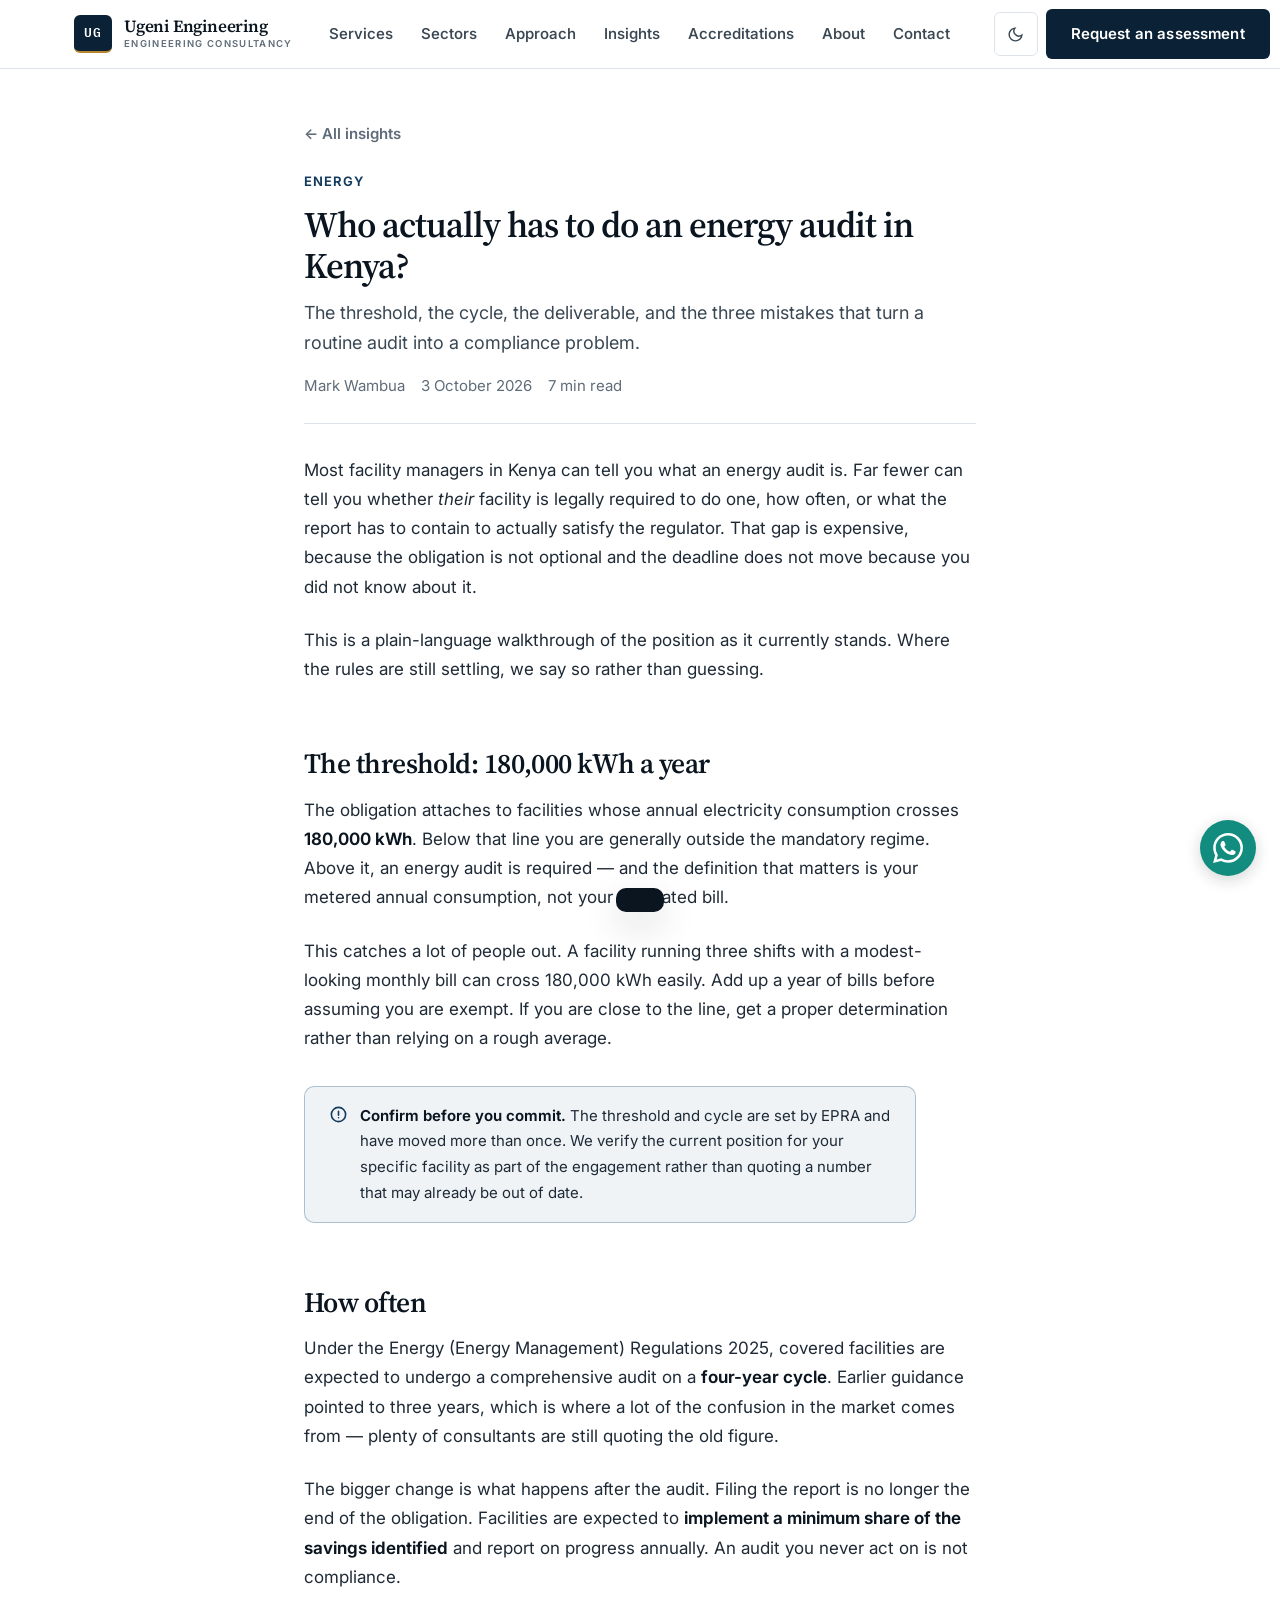
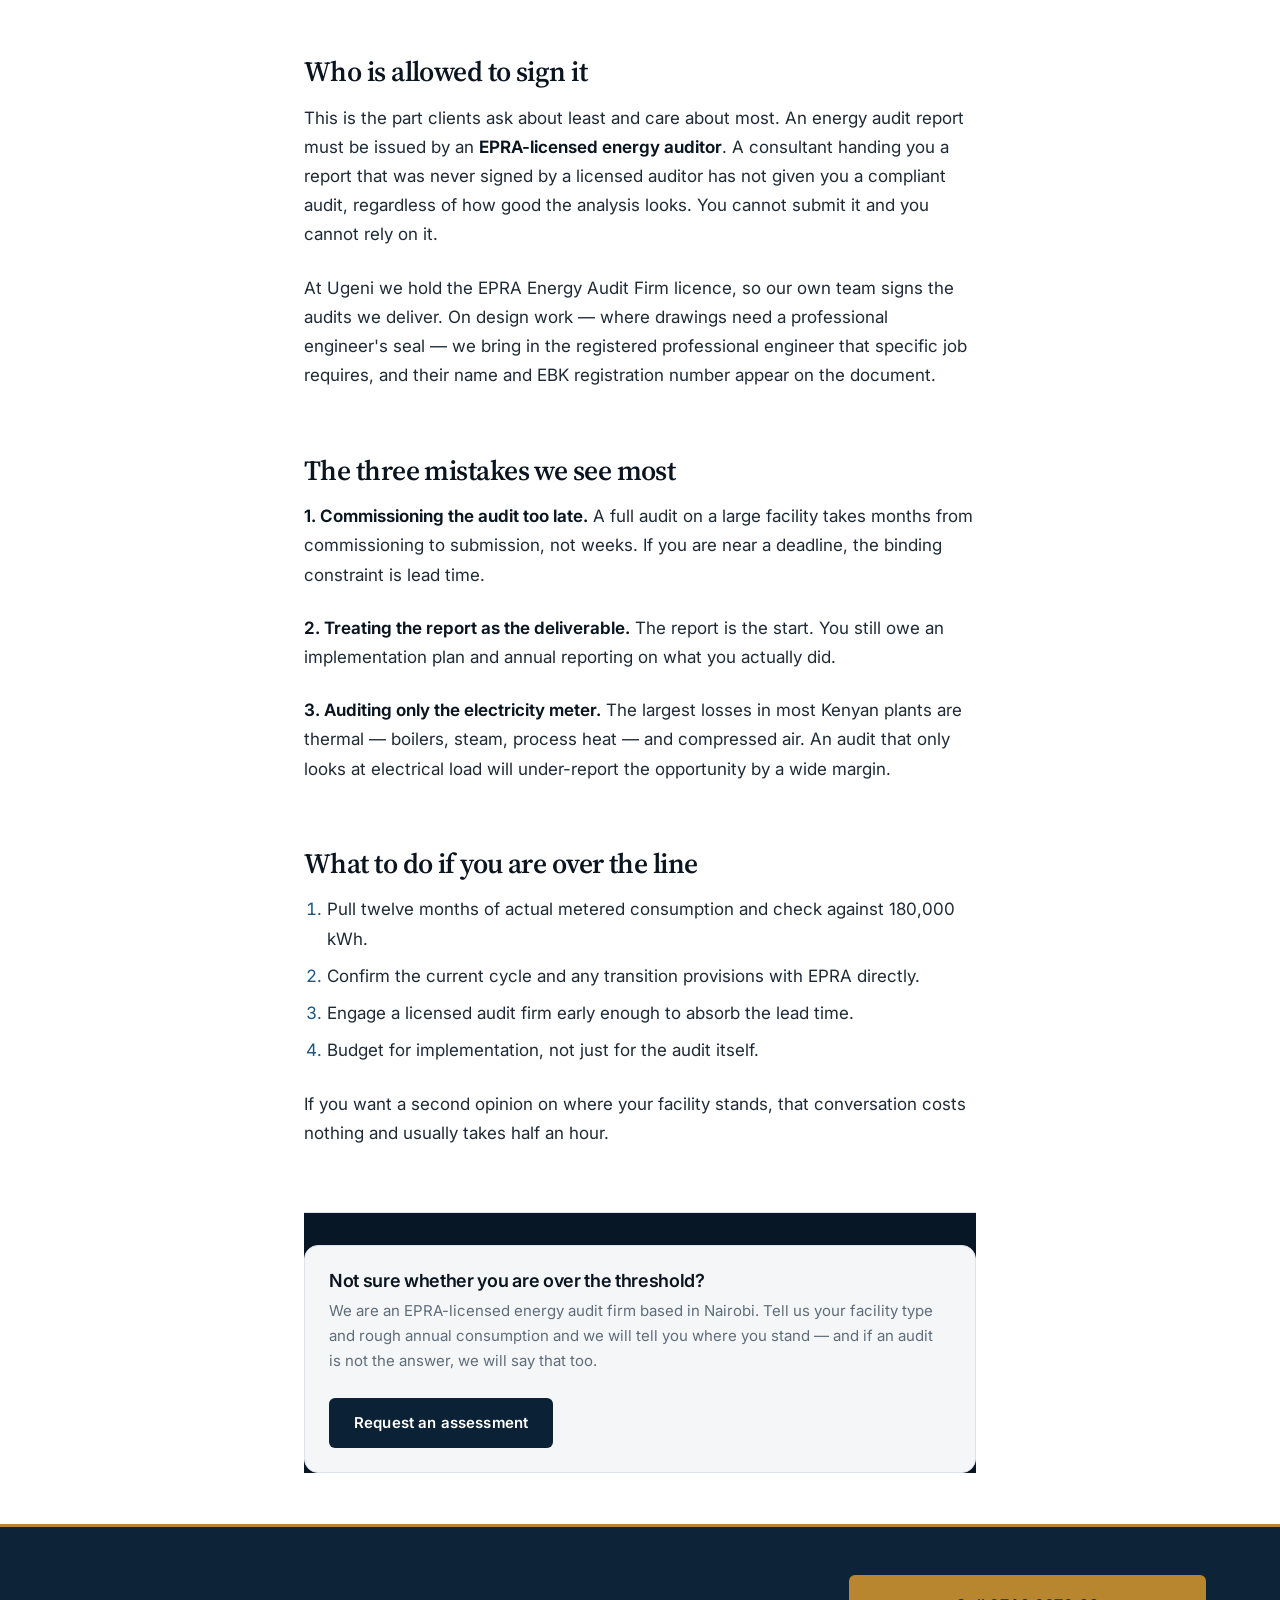
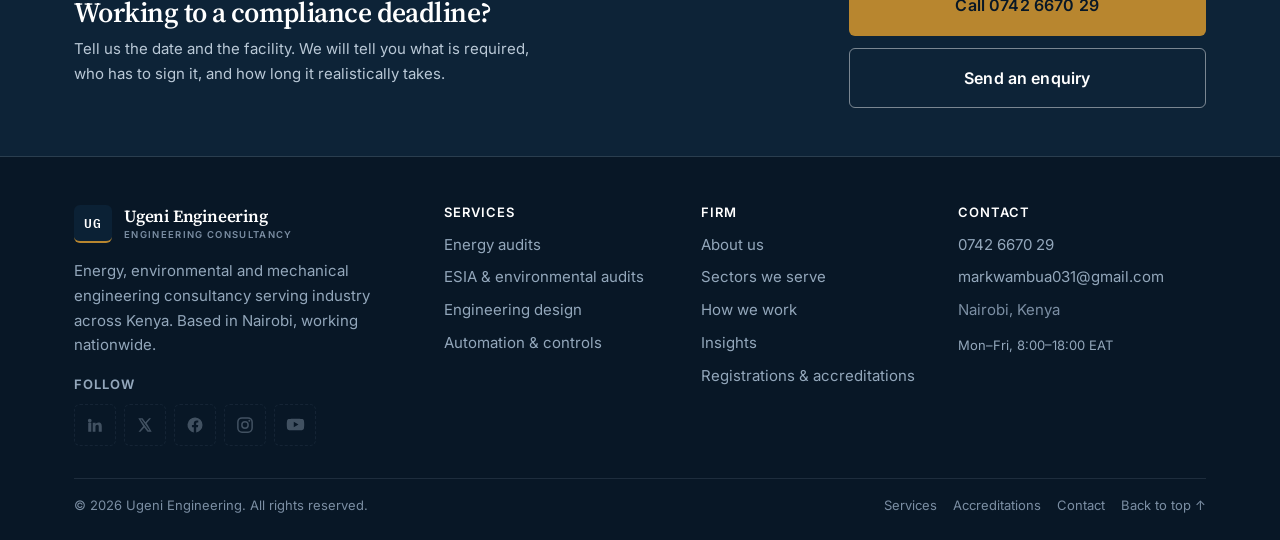
<file: blog/energy-audit-kenya-threshold.html>
<!DOCTYPE html>
<html lang="en" class="no-js">
<head>
<meta charset="UTF-8">
<script>document.documentElement.className=document.documentElement.className.replace(/\bno-js\b/,"js");</script>
<meta name="viewport" content="width=device-width, initial-scale=1">
<title>Who Actually Has to Do an Energy Audit in Kenya? — Ugeni Engineering</title>
<meta name="description" content="The EPRA energy audit threshold, who it applies to, what the report must contain, and the mistakes that get facilities penalised. A practical guide for Kenyan facility managers.">
<meta property="og:type" content="article">
<meta property="og:title" content="Who Actually Has to Do an Energy Audit in Kenya? — Ugeni Engineering">
<meta property="og:description" content="The EPRA threshold, the audit cycle, and what non-compliance looks like in practice.">
<meta property="og:url" content="https://eng-mwambua.github.io/ugeni-engineering/blog/energy-audit-kenya-threshold.html">
<meta property="article:published_time" content="2026-10-03">
<link rel="canonical" href="https://eng-mwambua.github.io/ugeni-engineering/blog/energy-audit-kenya-threshold.html">
<link rel="icon" href="../assets/img/favicon.svg" type="image/svg+xml">
<link rel="preconnect" href="https://fonts.googleapis.com">
<link rel="preconnect" href="https://fonts.gstatic.com" crossorigin>
<link rel="stylesheet" href="https://fonts.googleapis.com/css2?family=Inter:wght@400;500;600;700&family=IBM+Plex+Mono:wght@400;500;600&family=Source+Serif+4:opsz,wght@8..60,400;8..60,600;8..60,700&display=swap">
<link rel="stylesheet" href="../assets/css/main.css">
<link rel="stylesheet" href="../assets/css/blog.css">
<link rel="alternate" type="application/rss+xml" title="Ugeni Engineering — Insights" href="../feed.xml">
</head>
<body>
<a class="skip" href="#main">Skip to main content</a>

<a class="skip" href="#main">Skip to main content</a>

<header class="hdr">
  <div class="wrap hdr__in">
    <a class="logo" href="../" aria-label="Ugeni Engineering — home">
      <span class="logo__mark" aria-hidden="true">UG</span>
      <span>
        <span class="logo__name">Ugeni Engineering</span>
        <span class="logo__sub">Engineering Consultancy</span>
      </span>
    </a>

    <nav class="nav" id="nav" aria-label="Primary">
      <a href="../#services">Services</a>
      <a href="../#sectors">Sectors</a>
      <a href="../#approach">Approach</a>
      <a href="../blog/">Insights</a>
      <a href="../#accreditations">Accreditations</a>
      <a href="../#about">About</a>
      <a href="../#contact">Contact</a>
    </nav>

    <div class="hdr__tools">
      <button class="iconbtn" data-theme-toggle aria-label="Switch to dark theme">
        <svg width="17" height="17" viewBox="0 0 24 24" fill="none" stroke="currentColor" stroke-width="2" stroke-linecap="round" aria-hidden="true">
          <path d="M21 12.8A9 9 0 1 1 11.2 3a7 7 0 0 0 9.8 9.8Z"/>
        </svg>
      </button>
      <a class="btn btn--primary hdr__cta" href="../#contact">Request an assessment</a>
      <button class="iconbtn menu-btn" data-menu aria-expanded="false" aria-controls="nav" aria-label="Open navigation menu">
        <svg width="19" height="19" viewBox="0 0 24 24" fill="none" stroke="currentColor" stroke-width="2" stroke-linecap="round" aria-hidden="true">
          <path d="M3 6h18M3 12h18M3 18h18"/>
        </svg>
      </button>
    </div>
  </div>
</header>
<main id="main">
  <article class="wrap article" style="padding-block: clamp(var(--sp-6), 4vw, var(--sp-8))">
    <a class="article__back" href="./">&larr; All insights</a>
    <header class="article__head">
      <span class="article__kicker">Energy</span>
      <h1 class="article__title">Who actually has to do an energy audit in Kenya?</h1>
      <p class="article__standfirst">The threshold, the cycle, the deliverable, and the three mistakes that turn a routine audit into a compliance problem.</p>
      <div class="article__byline">
        <span>Mark Wambua</span>
        <time datetime="2026-10-03">3 October 2026</time>
        <span>7 min read</span>
      </div>
    </header>

    <div class="prose">
      <p>Most facility managers in Kenya can tell you what an energy audit is. Far fewer can tell you whether <em>their</em> facility is legally required to do one, how often, or what the report has to contain to actually satisfy the regulator. That gap is expensive, because the obligation is not optional and the deadline does not move because you did not know about it.</p>
      <p>This is a plain-language walkthrough of the position as it currently stands. Where the rules are still settling, we say so rather than guessing.</p>

      <h2>The threshold: 180,000 kWh a year</h2>
      <p>The obligation attaches to facilities whose annual electricity consumption crosses <strong>180,000 kWh</strong>. Below that line you are generally outside the mandatory regime. Above it, an energy audit is required &mdash; and the definition that matters is your metered annual consumption, not your estimated bill.</p>
      <p>This catches a lot of people out. A facility running three shifts with a modest-looking monthly bill can cross 180,000 kWh easily. Add up a year of bills before assuming you are exempt. If you are close to the line, get a proper determination rather than relying on a rough average.</p>

      <aside class="callout">
        <svg width="19" height="19" viewBox="0 0 24 24" fill="none" stroke="currentColor" stroke-width="2" stroke-linecap="round" aria-hidden="true"><circle cx="12" cy="12" r="9"/><path d="M12 8v5M12 16h.01"/></svg>
        <p><strong>Confirm before you commit.</strong> The threshold and cycle are set by EPRA and have moved more than once. We verify the current position for your specific facility as part of the engagement rather than quoting a number that may already be out of date.</p>
      </aside>

      <h2>How often</h2>
      <p>Under the Energy (Energy Management) Regulations 2025, covered facilities are expected to undergo a comprehensive audit on a <strong>four-year cycle</strong>. Earlier guidance pointed to three years, which is where a lot of the confusion in the market comes from &mdash; plenty of consultants are still quoting the old figure.</p>
      <p>The bigger change is what happens after the audit. Filing the report is no longer the end of the obligation. Facilities are expected to <strong>implement a minimum share of the savings identified</strong> and report on progress annually. An audit you never act on is not compliance.</p>

      <h2>Who is allowed to sign it</h2>
      <p>This is the part clients ask about least and care about most. An energy audit report must be issued by an <strong>EPRA-licensed energy auditor</strong>. A consultant handing you a report that was never signed by a licensed auditor has not given you a compliant audit, regardless of how good the analysis looks. You cannot submit it and you cannot rely on it.</p>
      <p>At Ugeni we hold the EPRA Energy Audit Firm licence, so our own team signs the audits we deliver. On design work &mdash; where drawings need a professional engineer's seal &mdash; we bring in the registered professional engineer that specific job requires, and their name and EBK registration number appear on the document.</p>

      <h2>The three mistakes we see most</h2>
      <p><strong>1. Commissioning the audit too late.</strong> A full audit on a large facility takes months from commissioning to submission, not weeks. If you are near a deadline, the binding constraint is lead time.</p>
      <p><strong>2. Treating the report as the deliverable.</strong> The report is the start. You still owe an implementation plan and annual reporting on what you actually did.</p>
      <p><strong>3. Auditing only the electricity meter.</strong> The largest losses in most Kenyan plants are thermal &mdash; boilers, steam, process heat &mdash; and compressed air. An audit that only looks at electrical load will under-report the opportunity by a wide margin.</p>

      <h2>What to do if you are over the line</h2>
      <ol>
        <li>Pull twelve months of actual metered consumption and check against 180,000 kWh.</li>
        <li>Confirm the current cycle and any transition provisions with EPRA directly.</li>
        <li>Engage a licensed audit firm early enough to absorb the lead time.</li>
        <li>Budget for implementation, not just for the audit itself.</li>
      </ol>
      <p>If you want a second opinion on where your facility stands, that conversation costs nothing and usually takes half an hour.</p>
    </div>

    <footer class="article__end">
      <div class="article__cta">
        <h3>Not sure whether you are over the threshold?</h3>
        <p>We are an EPRA-licensed energy audit firm based in Nairobi. Tell us your facility type and rough annual consumption and we will tell you where you stand &mdash; and if an audit is not the answer, we will say that too.</p>
        <a class="btn btn--primary" href="../#contact">Request an assessment</a>
      </div>
    </footer>
  </article>
</main>

<footer>
  <!-- ============ CTA BAND ============ -->
  <div class="foot__cta">
    <div class="wrap foot__cta-in">
      <div>
        <h2 class="foot__cta-title">Working to a compliance deadline?</h2>
        <p class="foot__cta-text">
          Tell us the date and the facility. We will tell you what is required,
          who has to sign it, and how long it realistically takes.
        </p>
      </div>
      <div class="foot__cta-actions">
        <a class="btn btn--primary btn--lg" href="tel:+254742667029" data-phone-cta>Call the office</a>
        <a class="btn btn--outline btn--lg" href="../#contact">Send an enquiry</a>
      </div>
    </div>
  </div>

  <!-- ============ MAIN FOOTER ============ -->
  <div class="wrap foot__main">
    <div class="foot">

      <div class="foot__brand">
        <a class="logo logo--foot" href="../" aria-label="Ugeni Engineering — home">
          <span class="logo__mark" aria-hidden="true">UG</span>
          <span>
            <span class="logo__name">Ugeni Engineering</span>
            <span class="logo__sub">Engineering Consultancy</span>
          </span>
        </a>
        <p class="foot__blurb">
          Energy, environmental and mechanical engineering consultancy serving
          industry across Kenya. Based in Nairobi, working nationwide.
        </p>
        <p class="foot__sociallabel">Follow</p>
        <div class="social" aria-label="Ugeni Engineering on social media">
            <a class="soc is-placeholder" data-social="linkedin" href="#linkedin" aria-label="Ugeni Engineering on LinkedIn" title="LinkedIn — coming soon"><svg width="18" height="18" viewBox="0 0 24 24" fill="currentColor" aria-hidden="true"><path d="M4.98 3.5a2.5 2.5 0 1 1 0 5 2.5 2.5 0 0 1 0-5ZM3 9h4v12H3zM9 9h3.8v1.7h.05c.53-1 1.83-2.05 3.77-2.05C20.4 8.65 21 11 21 14.1V21h-4v-6.1c0-1.46-.03-3.34-2.04-3.34-2.04 0-2.35 1.59-2.35 3.23V21H9Z"/></svg></a>
            <a class="soc is-placeholder" data-social="x" href="#x" aria-label="Ugeni Engineering on X" title="X — coming soon"><svg width="16" height="16" viewBox="0 0 24 24" fill="currentColor" aria-hidden="true"><path d="M18.2 2H21l-6.5 7.4L22 22h-6.2l-4.9-6.4L5.2 22H2.3l7-8L2 2h6.3l4.4 5.9L18.2 2Zm-1.1 18h1.6L7 3.9H5.3L17.1 20Z"/></svg></a>
            <a class="soc is-placeholder" data-social="facebook" href="#facebook" aria-label="Ugeni Engineering on Facebook" title="Facebook — coming soon"><svg width="18" height="18" viewBox="0 0 24 24" fill="currentColor" aria-hidden="true"><path d="M22 12a10 10 0 1 0-11.6 9.9v-7H7.9V12h2.5V9.8c0-2.5 1.5-3.9 3.8-3.9 1.1 0 2.2.2 2.2.2v2.4h-1.2c-1.2 0-1.6.8-1.6 1.6V12h2.7l-.4 2.9h-2.3v7A10 10 0 0 0 22 12Z"/></svg></a>
            <a class="soc is-placeholder" data-social="instagram" href="#instagram" aria-label="Ugeni Engineering on Instagram" title="Instagram — coming soon"><svg width="18" height="18" viewBox="0 0 24 24" fill="none" stroke="currentColor" stroke-width="2" aria-hidden="true"><rect x="2.5" y="2.5" width="19" height="19" rx="5.5"/><circle cx="12" cy="12" r="4.2"/><circle cx="17.8" cy="6.2" r="1.3" fill="currentColor" stroke="none"/></svg></a>
            <a class="soc is-placeholder" data-social="youtube" href="#youtube" aria-label="Ugeni Engineering on YouTube" title="YouTube — coming soon"><svg width="19" height="19" viewBox="0 0 24 24" fill="currentColor" aria-hidden="true"><path d="M23 12s0-3.4-.4-5c-.3-.9-1-1.6-1.9-1.9C19 4.6 12 4.6 12 4.6s-7 0-8.7.5c-.9.3-1.6 1-1.9 1.9C1 8.6 1 12 1 12s0 3.4.4 5c.3.9 1 1.6 1.9 1.9 1.7.5 8.7.5 8.7.5s7 0 8.7-.5c.9-.3 1.6-1 1.9-1.9.4-1.6.4-5 .4-5ZM9.8 15.5v-7l6 3.5-6 3.5Z"/></svg></a>
        </div>
      </div>

      <div>
        <h4>Services</h4>
        <ul>
          <li><a href="../index.html#energy-audits">Energy audits</a></li>
          <li><a href="../index.html#environmental">ESIA &amp; environmental audits</a></li>
          <li><a href="../index.html#design">Engineering design</a></li>
          <li><a href="../index.html#automation">Automation &amp; controls</a></li>
        </ul>
      </div>

      <div>
        <h4>Firm</h4>
        <ul>
          <li><a href="../#about">About us</a></li>
          <li><a href="../#sectors">Sectors we serve</a></li>
          <li><a href="../#approach">How we work</a></li>
          <li><a href="../blog/">Insights</a></li>
          <li><a href="../#accreditations">Registrations &amp; accreditations</a></li>
        </ul>
      </div>

      <div>
        <h4>Contact</h4>
        <ul>
          <li><a href="tel:+254742667029" data-phone-display>0742 6670 29</a></li>
          <li><a href="mailto:markwambua031@gmail.com" data-email>markwambua031@gmail.com</a></li>
          <li class="foot__muted">Nairobi, Kenya</li>
        </ul>
        <p class="foot__hours">Mon–Fri, 8:00–18:00 EAT</p>
      </div>

    </div>

    <!-- ============ BASE BAR ============ -->
    <div class="foot__base">
      <p class="foot__copy">
        © <span data-year>2026</span> Ugeni Engineering. All rights reserved.
      </p>
      <nav class="foot__links" aria-label="Footer">
        <a href="../#services">Services</a>
        <a href="../#accreditations">Accreditations</a>
        <a href="../#contact">Contact</a>
        <a href="#top">Back to top ↑</a>
      </nav>
    </div>
  </div>
</footer>
<!-- WhatsApp. href is a real fallback for no-JS; main.js keeps it in sync
     with site.config.js and removes the button entirely when no number is set. -->
<a class="wafloat" data-whatsapp href="https://wa.me/254742667029" rel="noopener"
   aria-label="Chat with Ugeni Engineering on WhatsApp">
  <span class="wafloat__icon" aria-hidden="true">
    <svg width="30" height="30" viewBox="0 0 24 24" fill="currentColor"><path d="M17.472 14.382c-.297-.149-1.758-.867-2.03-.967-.273-.099-.471-.148-.67.15-.197.297-.767.966-.94 1.164-.174.199-.347.223-.644.075-.297-.15-1.255-.463-2.39-1.475-.883-.788-1.48-1.761-1.653-2.059-.173-.297-.018-.458.13-.606.134-.133.298-.347.446-.52.149-.174.198-.298.298-.497.099-.198.05-.371-.025-.52-.075-.149-.669-1.612-.916-2.207-.242-.579-.487-.5-.669-.51l-.57-.01c-.198 0-.52.074-.792.372-.272.297-1.04 1.016-1.04 2.479 0 1.462 1.065 2.875 1.213 3.074.149.198 2.096 3.2 5.077 4.487.709.306 1.262.489 1.694.625.712.227 1.36.195 1.872.118.571-.085 1.758-.719 2.006-1.413.248-.694.248-1.289.173-1.413-.074-.124-.272-.198-.57-.347m-5.421 7.403h-.004a9.87 9.87 0 0 1-5.031-1.378l-.361-.214-3.741.982.998-3.648-.235-.374a9.86 9.86 0 0 1-1.51-5.26c.001-5.45 4.436-9.884 9.888-9.884a9.82 9.82 0 0 1 6.988 2.896 9.825 9.825 0 0 1 2.893 6.994c-.003 5.45-4.437 9.884-9.885 9.884m8.413-18.297A11.815 11.815 0 0 0 12.05 0C5.495 0 .16 5.335.157 11.892c0 2.096.547 4.142 1.588 5.945L.057 24l6.305-1.654a11.882 11.882 0 0 0 5.683 1.448h.005c6.554 0 11.89-5.335 11.893-11.893a11.821 11.821 0 0 0-3.48-8.413Z"/></svg>
  </span>
  <span class="wafloat__label" aria-hidden="true">Chat on WhatsApp</span>
</a>

<div class="toast" data-toast role="status" aria-live="polite"></div>
<script src="../assets/js/site.config.js"></script>
<script src="../assets/js/main.js"></script>
</body>
</html>
</file>
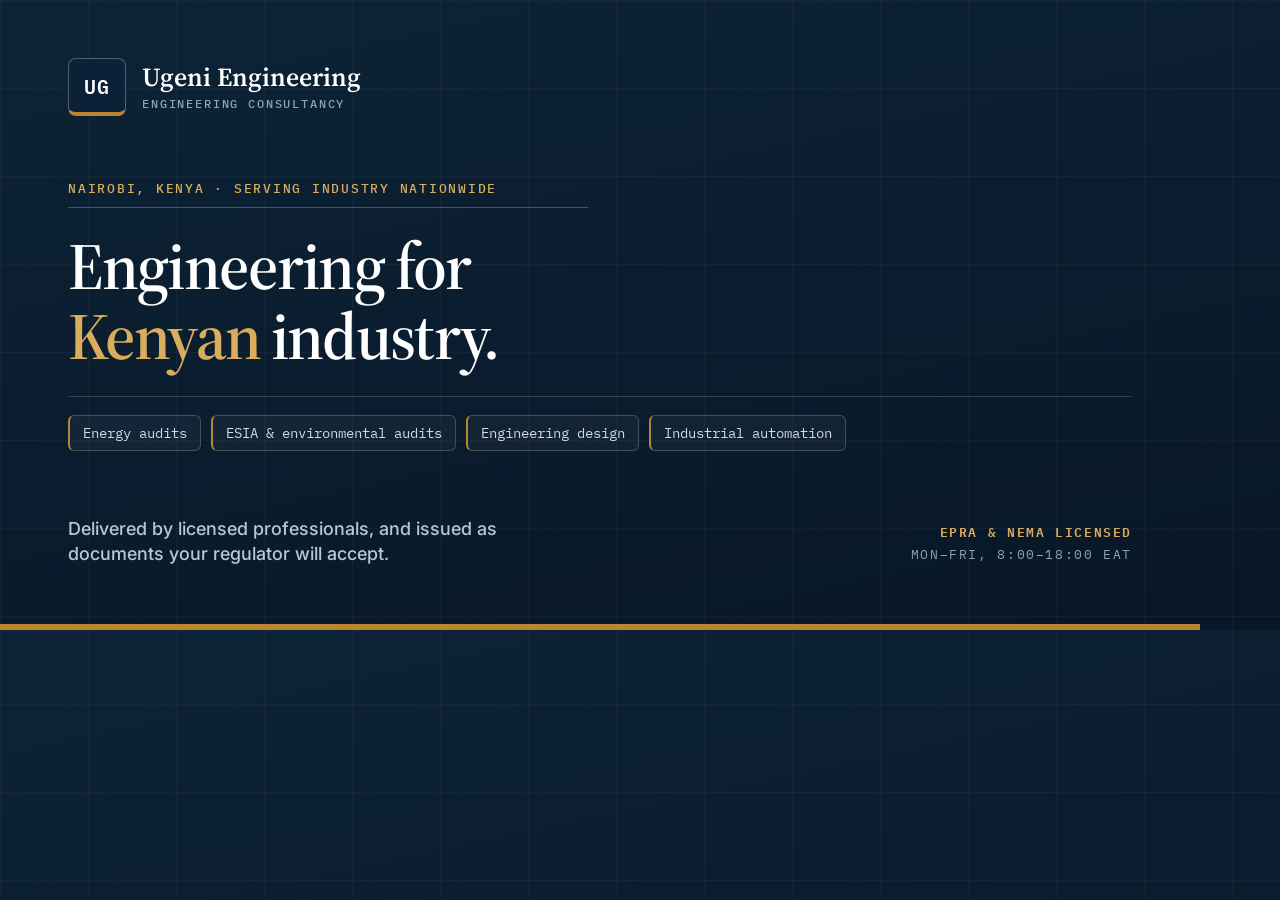
<file: assets/og/card.html>
<!DOCTYPE html>
<!-- Rendered to a 1200x630 PNG for og:image. Typographic card, no photography:
     the brief was no stock imagery, and a fabricated project photo would be
     exactly the credibility problem the site avoids elsewhere.

     Mirrors the site masthead: navy ground, gold rule, serif display. A
     share card that does not look like the site it links to costs more
     than the small amount of effort this file saves. -->
<html><head><meta charset="utf-8">
<link rel="preconnect" href="https://fonts.googleapis.com">
<link rel="preconnect" href="https://fonts.gstatic.com" crossorigin>
<link href="https://fonts.googleapis.com/css2?family=Inter:wght@400;500;600;700&family=IBM+Plex+Mono:wght@400;500;600&family=Source+Serif+4:opsz,wght@8..60,400;8..60,600;8..60,700&display=swap" rel="stylesheet">
<style>
  *{margin:0;padding:0;box-sizing:border-box}
  body{width:1200px;height:630px;overflow:hidden;
       font-family:Inter,system-ui,sans-serif;color:#dce5ee;
       background:linear-gradient(168deg,#0d2337 0%,#081726 100%);}
  /* Faint drafting grid, matching the hero. Kept at 3% so it reads as
     drawing paper rather than as texture. */
  body::before{content:"";position:absolute;inset:0;
       background-image:
         linear-gradient(to right, rgba(255,255,255,.03) 1px, transparent 1px),
         linear-gradient(to bottom, rgba(255,255,255,.03) 1px, transparent 1px);
       background-size:88px 88px;}
  .in{position:relative;z-index:1;height:100%;padding:58px 68px;
      display:flex;flex-direction:column;justify-content:space-between;
      border-bottom:6px solid #b8862f}
  .brand{display:flex;align-items:center;gap:16px}
  /* The mark needs a light edge: a navy plate on a navy card is invisible,
     which left only the gold rule showing. */
  .mark{width:58px;height:58px;border-radius:8px;background:#0b2137;
        border:1px solid rgba(255,255,255,.28);border-bottom:4px solid #b8862f;
        color:#fff;
        display:grid;place-items:center;font-family:'IBM Plex Mono',monospace;
        font-weight:600;font-size:20px;letter-spacing:.04em}
  .bn{font-family:'Source Serif 4',Georgia,serif;font-weight:600;
      font-size:26px;line-height:1.1;color:#fff}
  .bs{font-family:'IBM Plex Mono',monospace;font-size:11.5px;font-weight:500;
      letter-spacing:.16em;text-transform:uppercase;color:#8fa3b6;margin-top:4px}

  .eyebrow{font-family:'IBM Plex Mono',monospace;font-size:12.5px;font-weight:500;
           letter-spacing:.14em;text-transform:uppercase;color:#d9ac5e;
           padding-bottom:11px;border-bottom:1px solid rgba(255,255,255,.24);
           margin-bottom:24px;width:520px;white-space:nowrap}
  h1{font-family:'Source Serif 4',Georgia,serif;font-size:66px;font-weight:600;
     line-height:1.06;letter-spacing:-.028em;max-width:19ch;text-wrap:balance;
     color:#fff}
  h1 em{font-style:normal;color:#d9ac5e}
  .rule{height:1px;background:rgba(255,255,255,.16);margin:24px 0 0}
  .svc{display:flex;gap:10px;flex-wrap:wrap;margin-top:18px}
  .svc span{font-family:'IBM Plex Mono',monospace;font-size:13.5px;color:#cddae6;
            border:1px solid rgba(255,255,255,.2);border-left:2px solid #b8862f;
            border-radius:6px;padding:8px 13px;background:rgba(255,255,255,.04)}

  .foot{display:flex;justify-content:space-between;align-items:flex-end}
  .sign{font-size:18px;font-weight:500;color:#b9c8d6;max-width:36ch;line-height:1.4}
  .loc{font-family:'IBM Plex Mono',monospace;font-size:12.5px;letter-spacing:.13em;
       text-transform:uppercase;color:#8fa3b6;text-align:right;line-height:1.75}
  .acc{color:#d9ac5e;font-weight:600}
</style></head>
<body><div class="in">
  <div>
    <div class="brand">
      <div class="mark">UG</div>
      <div><div class="bn">Ugeni Engineering</div><div class="bs">Engineering Consultancy</div></div>
    </div>
  </div>

  <div>
    <div class="eyebrow">Nairobi, Kenya · Serving industry nationwide</div>
    <h1>Engineering for <em>Kenyan</em> industry.</h1>
    <div class="rule"></div>
    <div class="svc">
      <span>Energy audits</span><span>ESIA &amp; environmental audits</span>
      <span>Engineering design</span><span>Industrial automation</span>
    </div>
  </div>

  <div class="foot">
    <div class="sign">Delivered by licensed professionals, and issued as documents your regulator will accept.</div>
    <div class="loc">
      <div class="acc">EPRA &amp; NEMA licensed</div>
      <div>Mon&ndash;Fri, 8:00&ndash;18:00 EAT</div>
    </div>
  </div>
</div></body></html>
</file>
<file: assets/css/main.css>
/* ==========================================================================
   Ugeni Engineering — stylesheet
   Mobile-first. Tokens at the top; swap values here to retheme the site.
   ========================================================================== */

/* ---------- Tokens ---------- */
:root {
  --sp-1: 4px;   --sp-2: 8px;   --sp-3: 12px;  --sp-4: 16px;
  --sp-5: 24px;  --sp-6: 32px;  --sp-7: 48px;  --sp-8: 64px;  --sp-9: 96px;

  --fs-xs: 0.8125rem; --fs-sm: 0.9375rem; --fs-md: 1rem;
  --fs-lg: 1.125rem;  --fs-xl: 1.375rem;  --fs-2xl: 1.75rem;
  --fs-3xl: 2.25rem;  --fs-4xl: 3rem;

  /* Ink is a cool near-black, not neutral grey: every heading on the site
     sits on a navy-tinted ground, so the text has to agree with it. */
  --ink-900: #0a1520; --ink-800: #1e2a36; --ink-700: #3a4854;
  --ink-500: #5f6d7a; --ink-400: #64727e;

  --paper: #ffffff;    --paper-alt: #f4f6f8;
  --line: #dee3e9;     --line-strong: #c2cad3;

  /* Navy carries the firm. It is the masthead, the rules, the buttons and
     the link colour — the structural colour, not a decoration. */
  --brand-700: #0b2135; --brand-600: #123a5c; --brand-500: #1d5480;
  --brand-300: #9db8ce; --brand-050: #eef3f8;

  /* Gold is the second voice: rules, the wordmark rule, focus, the small
     set of marks that must read as a seal. It is dark enough (5.3:1 on
     white) to carry text, but it is used sparingly on purpose. */
  --accent-600: #8a6520; --accent-500: #b8862f;
  --accent-300: #d9ac5e; --accent-100: #faf4e7;

  /* Deep navy, for the dark hero and the credential band. */
  --navy-900: #081726; --navy-800: #0d2337; --navy-700: #133049;

  /* Sharpened: technical drawings have corners, not pills */
  --radius-sm: 6px; --radius: 10px; --radius-lg: 14px;
  --shadow-sm: 0 1px 2px rgba(10,21,32,.05);
  --shadow: 0 4px 16px rgba(10,21,32,.08);
  --shadow-lg: 0 14px 36px rgba(10,21,32,.14);

  --font-mono: "IBM Plex Mono", ui-monospace, SFMono-Regular, Menlo, monospace;

  /* Serif for display only. An established consultancy is read as
     established partly through its headings; a single sans weight across
     the whole page is the strongest tell of a template. Body and UI stay
     on Inter so nothing softens. */
  --font-display: "Source Serif 4", "Iowan Old Style", Georgia, serif;

  --font: "Inter", system-ui, -apple-system, "Segoe UI", Roboto, sans-serif;
  --measure: 68ch;
  --header-h: 68px;
  --wrap: 1180px;
}

html[data-theme="dark"] {
  --ink-900: #eaeff4; --ink-800: #ccd6df; --ink-700: #a7b3c0;
  --ink-500: #8190a0; --ink-400: #7d8b9a;
  --paper: #0a1119;   --paper-alt: #101a24;
  --line: #1f2b37;    --line-strong: #33414f;
  --brand-700: #9db8ce; --brand-600: #7ea8c8; --brand-500: #6296bd; --brand-300: #1d3a54;
  --brand-050: #14202c;
  --accent-600: #e0b96f; --accent-500: #d9ac5e; --accent-300: #e6c489; --accent-100: #2b2314;
  --navy-900: #060f1a; --navy-800: #0a1520; --navy-700: #102338;
  --shadow-sm: 0 1px 2px rgba(0,0,0,.4);
  --shadow: 0 2px 8px rgba(0,0,0,.5);
  --shadow-lg: 0 14px 36px rgba(0,0,0,.6);
}

/* ---------- Reset ---------- */
*, *::before, *::after { box-sizing: border-box; }

html {
  scroll-behavior: smooth;
  scroll-padding-top: calc(var(--header-h) + 16px);
  -webkit-text-size-adjust: 100%;
}
@media (prefers-reduced-motion: reduce) {
  html { scroll-behavior: auto; }
  *, *::before, *::after { animation-duration: .01ms !important; transition-duration: .01ms !important; }
}

body {
  margin: 0;
  font-family: var(--font);
  font-size: var(--fs-md);
  line-height: 1.65;
  color: var(--ink-800);
  background: var(--paper);
  -webkit-font-smoothing: antialiased;
}

h1, h2, h3, h4 { color: var(--ink-900); line-height: 1.18; margin: 0 0 var(--sp-4); font-weight: 600; letter-spacing: -0.018em; }
/* Display sizes move to the serif. The tighter tracking is the serif's
   own requirement — a display serif set loose looks like a wedding card. */
h1, h2 { font-family: var(--font-display); font-weight: 600; }
h1 { font-size: clamp(2.35rem, 1.3rem + 3.6vw, 3.5rem); letter-spacing: -0.028em; line-height: 1.1; }
h2 { font-size: clamp(1.75rem, 1.2rem + 2vw, 2.6rem); letter-spacing: -0.022em; line-height: 1.13; }
h3 { font-size: var(--fs-xl); }
h4 { font-size: var(--fs-lg); }
p { margin: 0 0 var(--sp-4); max-width: var(--measure); }
a { color: var(--brand-600); text-underline-offset: 3px; }
a:hover { color: var(--brand-500); }
ul, ol { padding-left: 1.15em; }
img, svg { max-width: 100%; height: auto; }

:focus-visible { outline: 3px solid var(--brand-500); outline-offset: 2px; border-radius: 3px; }

.wrap { width: 100%; max-width: var(--wrap); margin-inline: auto; padding-inline: var(--sp-5); }
.muted { color: var(--ink-500); }
.small { font-size: var(--fs-sm); }
.xs { font-size: var(--fs-xs); }
.center { text-align: center; }

.skip {
  position: absolute; left: -9999px; top: 0; z-index: 200;
  background: var(--brand-600); color: #fff; padding: var(--sp-3) var(--sp-4);
  border-radius: 0 0 var(--radius) 0; font-weight: 600;
}
.skip:focus { left: 0; color: #fff; }

/* ---------- Header ---------- */
.hdr {
  position: sticky; top: 0; z-index: 100;
  background: color-mix(in srgb, var(--paper) 88%, transparent);
  backdrop-filter: saturate(180%) blur(12px);
  -webkit-backdrop-filter: saturate(180%) blur(12px);
  border-bottom: 1px solid var(--line);
}
.hdr__in { display: flex; align-items: center; gap: var(--sp-5); min-height: var(--header-h); }

.logo { display: flex; align-items: center; gap: var(--sp-3); color: var(--ink-900); text-decoration: none; }
/* Mark is a navy plate with a gold baseline rule — the same two colours
   as the masthead, so the identity reads at every size. */
.logo__mark {
  width: 38px; height: 38px; flex: 0 0 38px; border-radius: var(--radius-sm);
  background: var(--brand-700);
  border-bottom: 2px solid var(--accent-500);
  display: grid; place-items: center; color: #fff;
  font-family: var(--font-mono); font-size: 13px; font-weight: 600; letter-spacing: .04em;
}
html[data-theme="dark"] .logo__mark { color: #081726; }
.logo__sub { display: block; font-size: 9.5px; font-weight: 600; color: var(--ink-500); letter-spacing: .14em; text-transform: uppercase; white-space: nowrap; }
.logo__name { display: block; font-family: var(--font-display); font-size: 1.0625rem; font-weight: 600; letter-spacing: -.012em; white-space: nowrap; line-height: 1.2; }

.nav { margin-left: auto; display: flex; align-items: center; gap: var(--sp-1); }
.nav a {
  color: var(--ink-700); text-decoration: none; font-size: var(--fs-sm); font-weight: 550;
  padding: var(--sp-2) var(--sp-3); border-radius: var(--radius-sm); min-height: 44px;
  display: inline-flex; align-items: center; white-space: nowrap;
}
.nav a:hover, .nav a[aria-current="page"] { background: var(--paper-alt); color: var(--ink-900); }

.btn {
  display: inline-flex; align-items: center; justify-content: center; gap: var(--sp-2);
  padding: var(--sp-3) var(--sp-5); min-height: 44px; border-radius: var(--radius-sm);
  font-weight: 600; font-size: var(--fs-sm); text-decoration: none; letter-spacing: .01em;
  border: 1px solid transparent; cursor: pointer;
  white-space: nowrap;
  transition: transform .12s ease, background .15s ease, border-color .15s ease;
}
.btn--primary { background: var(--brand-700); color: #fff; }
html[data-theme="dark"] .btn--primary { color: #081726; }
.btn--primary:hover { background: var(--brand-600); color: #fff; transform: translateY(-1px); }
html[data-theme="dark"] .btn--primary:hover { color: #081726; }
.btn--ghost { background: transparent; color: var(--ink-800); border-color: var(--line-strong); }
.btn--ghost:hover { background: var(--paper-alt); color: var(--ink-900); border-color: var(--brand-500); }
.btn--lg { padding: var(--sp-4) var(--sp-6); font-size: var(--fs-md); }
.btn[disabled] { opacity: .6; cursor: not-allowed; }

.iconbtn {
  width: 44px; height: 44px; flex: 0 0 44px; display: grid; place-items: center;
  border-radius: var(--radius-sm); border: 1px solid var(--line);
  background: var(--paper); color: var(--ink-700); cursor: pointer;
}
.iconbtn:hover { background: var(--paper-alt); color: var(--ink-900); }
.hdr__tools { display: flex; gap: var(--sp-2); align-items: center; margin-left: var(--sp-2); }
.menu-btn { display: none; }

/* ---------- Hero ----------
   A dark navy masthead, not a soft wash on white. The first screen is the
   one decision that separates "firm" from "freelancer": a light hero with
   coloured gradients reads as a landing page, and a solid navy block with
   a gold rule reads as a company. The gradient is a single low-opacity
   lift in the corner to stop it being flat, nothing more. */
.hero {
  position: relative; overflow: hidden;
  background:
    radial-gradient(100% 120% at 88% -20%, color-mix(in srgb, #1d5480 40%, transparent), transparent 62%),
    linear-gradient(168deg, var(--navy-800) 0%, var(--navy-900) 100%);
  color: #dce5ee;
  border-bottom: 3px solid var(--accent-500);
}
/* Faint drafting grid, at the edge of visibility. It reads as drawing
   paper rather than as texture — but only just, so it is kept to 3% and
   the cells are large. Anything stronger and it fights the text. */
.hero::before {
  content: ""; position: absolute; inset: 0; pointer-events: none;
  background-image:
    linear-gradient(to right, rgba(255,255,255,.028) 1px, transparent 1px),
    linear-gradient(to bottom, rgba(255,255,255,.028) 1px, transparent 1px);
  background-size: 88px 88px;
}
.hero__grid { position: relative; z-index: 1; display: grid; grid-template-columns: 1.18fr .82fr; gap: var(--sp-8); align-items: center; padding-block: clamp(var(--sp-7), 5.5vw, var(--sp-9)) clamp(var(--sp-6), 3.5vw, var(--sp-7)); }
.hero h1 { color: #fff; max-width: 15ch; text-wrap: balance; }
.hero p.lede { font-size: clamp(1.0625rem, 1rem + .4vw, 1.1875rem); color: #b9c8d6; max-width: 54ch; }
.hero__cta { display: flex; flex-wrap: wrap; gap: var(--sp-3); margin-top: var(--sp-6); }
/* On navy the primary button must not also be navy — brand-700 on the
   hero measures 1.02:1, i.e. an invisible button. Gold measures 4.94:1
   against the hero with navy text at 5.06:1, so the CTA becomes the one
   warm object on a cool page. That is also why it is the obvious
   click target. */
.hero .btn--primary { background: var(--accent-500); color: #081726; }
.hero .btn--primary:hover { background: var(--accent-300); color: #081726; }
/* On navy the ghost button needs a light edge to exist at all. */
.hero .btn--ghost { color: #fff; border-color: rgba(255,255,255,.42); }
.hero .btn--ghost:hover { background: rgba(255,255,255,.1); color: #fff; border-color: #fff; }

/* Section label. Drawn as a drawing-sheet annotation: mono, ruled, square.
   Deliberately NOT a rounded pill - that shape is the strongest visual tell
   of a SaaS landing page and reads wrong for technical consultancy work. */
.eyebrow {
  display: flex; align-items: center; gap: var(--sp-3);
  font-family: var(--font-mono);
  font-size: 0.6875rem; font-weight: 500; letter-spacing: .16em; text-transform: uppercase;
  color: var(--brand-600);
  padding: 0 0 var(--sp-2); margin-bottom: var(--sp-4);
  border-bottom: 1px solid var(--line);
  max-width: 320px;
}
.eyebrow::after {
  content: ""; flex: 1; height: 1px; background: var(--line);
}
/* Hero eyebrow sits on navy: gold instead of brand blue, and the rule
   runs to the full grid width so it reads as a masthead line. */
.hero .eyebrow {
  max-width: none; position: relative; z-index: 2;
  color: var(--accent-300);
  border-bottom-color: rgba(255,255,255,.22);
}
.hero .eyebrow::after { background: rgba(255,255,255,.22); }

/* ---------- Credential band ----------
   The single most firm-like element available: a row of regulated
   registrations stated plainly, immediately under the masthead. It is
   the proof a procurement officer is scanning for, and it costs three
   lines of honest copy. */
.creds {
  background: var(--navy-900);
  border-bottom: 1px solid rgba(255,255,255,.1);
  color: #b9c8d6;
}
html[data-theme="dark"] .creds { background: #060d16; }
.creds__in {
  display: grid; grid-template-columns: repeat(3, minmax(0, 1fr));
  gap: 0;
}
.cred {
  display: flex; gap: var(--sp-3); align-items: flex-start;
  padding: var(--sp-4) var(--sp-5) var(--sp-4) 0;
}
.cred + .cred { border-left: 1px solid rgba(255,255,255,.12); padding-left: var(--sp-5); }
.cred__mark {
  width: 34px; height: 34px; flex: 0 0 34px; display: grid; place-items: center;
  border: 1px solid var(--accent-500); border-radius: 50%;
  color: var(--accent-300); background: rgba(184,134,47,.1);
}
.cred__mark svg { width: 16px; height: 16px; }
.cred__body { min-width: 0; }
.cred__label {
  font-family: var(--font-mono); font-size: 0.6875rem; font-weight: 500;
  letter-spacing: .1em; text-transform: uppercase; color: var(--accent-300);
  margin: 0 0 3px;
}
.cred__text { font-size: var(--fs-sm); color: #dce5ee; margin: 0; line-height: 1.45; }
@media (max-width: 860px) {
  .creds__in { grid-template-columns: 1fr; }
  .cred { padding-right: 0; }
  .cred + .cred { border-left: 0; border-top: 1px solid rgba(255,255,255,.12); padding-left: 0; }
}

/* Spec sheet: label column reads as a data field, not a stat card.
   The hero instance sits on navy, so it gets a bordered dark panel — a
   white card dropped on a dark masthead is the loudest amateur tell there
   is. The label column takes gold so the rows scan as instrument data. */
.card-stat { background: var(--paper); border: 1px solid var(--line); border-radius: var(--radius-lg); padding: var(--sp-5); }
.card-stat dl { margin: 0; display: grid; gap: 0; }
.card-stat dl > div {
  display: grid; grid-template-columns: 128px 1fr; gap: var(--sp-5);
  padding-block: var(--sp-3); border-bottom: 1px solid var(--line);
  align-items: baseline;
}
.card-stat dl > div:first-child { padding-top: 0; }
.card-stat dl > div:last-child { border-bottom: 0; padding-bottom: 0; }
.card-stat dt {
  font-family: var(--font-mono); font-size: 0.6875rem; font-weight: 500;
  letter-spacing: .08em; text-transform: uppercase; color: var(--ink-400); margin: 0;
  overflow-wrap: break-word; hyphens: auto;
}
.card-stat dd { margin: 0; font-size: var(--fs-sm); color: var(--ink-800); }
@media (max-width: 480px) {
  .card-stat dl > div { grid-template-columns: 1fr; gap: var(--sp-1); }
}

/* Hero variant: dark, gold-ruled, sitting flush on the masthead. */
.hero .card-stat {
  background: rgba(255,255,255,.045);
  border-color: rgba(255,255,255,.16);
  backdrop-filter: blur(2px);
}
.hero .card-stat dl > div { border-bottom-color: rgba(255,255,255,.11); }
.hero .card-stat dt { color: var(--accent-300); }
.hero .card-stat dd { color: #dce5ee; }

/* ---------- Sections ---------- */
section { padding-block: clamp(var(--sp-7), 4.5vw, var(--sp-9)); }
section + section { border-top: 1px solid var(--line); }
.sec-alt { background: var(--paper-alt); }
.sec__head { max-width: 68ch; margin-bottom: var(--sp-7); }

.grid-2 { display: grid; grid-template-columns: repeat(auto-fit, minmax(320px, 1fr)); gap: var(--sp-5); }
.grid-3 { display: grid; grid-template-columns: repeat(auto-fit, minmax(288px, 1fr)); gap: var(--sp-5); }
.grid-4 { display: grid; grid-template-columns: repeat(auto-fit, minmax(230px, 1fr)); gap: var(--sp-5); }

/* ---------- Steps ---------- */
.steps { display: grid; grid-template-columns: repeat(auto-fit, minmax(232px, 1fr)); gap: var(--sp-5); counter-reset: step; }
.step { position: relative; padding-top: var(--sp-5); border-top: 2px solid var(--brand-700); }
.step::before { counter-increment: step; content: "0" counter(step); font-family: var(--font-mono); font-size: var(--fs-lg); font-weight: 600; color: var(--accent-600); display: block; margin-bottom: var(--sp-2); }
.step h3 { font-size: var(--fs-md); margin-bottom: var(--sp-1); }
.step p { font-size: var(--fs-sm); color: var(--ink-500); margin: 0; }

/* ---------- Sectors ---------- */
.sector {
  background: var(--paper); border: 1px solid var(--line); border-radius: var(--radius);
  padding: var(--sp-4); display: flex; gap: var(--sp-3); align-items: flex-start;
  transition: border-color .16s ease;
}
.sector:hover { border-color: var(--line-strong); }
.sector svg { flex: 0 0 20px; color: var(--brand-600); margin-top: 2px; }
.sector h4 { font-size: var(--fs-md); margin-bottom: 2px; }
.sector p { font-size: var(--fs-sm); color: var(--ink-500); margin: 0; }

/* ---------- Accreditations ---------- */
.acc-grid { display: grid; grid-template-columns: repeat(auto-fit, minmax(230px, 1fr)); gap: var(--sp-4); }
.acc {
  display: flex; align-items: center; gap: var(--sp-3);
  border: 1px solid var(--line); border-radius: var(--radius); padding: var(--sp-4);
  background: var(--paper); text-decoration: none;
}
a.acc:hover { border-color: var(--brand-500); }
.acc__mark { width: 38px; height: 38px; flex: 0 0 38px; border-radius: 50%; display: grid; place-items: center; background: var(--accent-100); border: 1px solid var(--accent-500); color: var(--accent-600); font-weight: 700; font-size: var(--fs-xs); }
.acc__label { font-weight: 650; color: var(--ink-900); font-size: var(--fs-sm); }
.acc__detail { font-size: var(--fs-xs); color: var(--ink-500); }

/* ---------- Record / reference ----------
   A client reference, not a personal project log. Gold top rule, mono
   meta. The failed-venture cards that used to live here are gone: an
   unsuccessful product launch is a portfolio disclosure, not a company
   credential, and it reads as a reason not to appoint the firm. */
.rec { background: var(--paper); border: 1px solid var(--line); border-radius: var(--radius-lg); border-top: 3px solid var(--accent-500); padding: var(--sp-5); }
.rec h3 { font-size: var(--fs-md); margin-bottom: var(--sp-1); }
.rec__meta { font-family: var(--font-mono); font-size: 0.6875rem; color: var(--accent-600); text-transform: uppercase; letter-spacing: .12em; font-weight: 500; margin-bottom: var(--sp-3); }
.rec p { font-size: var(--fs-sm); color: var(--ink-500); margin: 0; }
.rec__tags { list-style: none; margin: var(--sp-4) 0 0; padding: var(--sp-3) 0 0; border-top: 1px solid var(--line); display: flex; flex-wrap: wrap; gap: 6px; }
.rec__tags li { font-family: var(--font-mono); font-size: 0.6875rem; letter-spacing: .06em; text-transform: uppercase; color: var(--ink-500); background: var(--paper-alt); border: 1px solid var(--line); border-radius: var(--radius-sm); padding: 3px 7px; }

/* ---------- Firm structure ----------
   Replaces the founder-narrative. Stated as a structure — who signs,
   who does the work — because on a consultancy site the client's actual
   question is "who is responsible for my deliverable", not "who is the
   boss". */
.firm { display: grid; gap: var(--sp-5); }
@media (min-width: 760px) { .firm { grid-template-columns: repeat(2, minmax(0, 1fr)); } }
@media (min-width: 1140px) { .firm { grid-template-columns: repeat(4, minmax(0, 1fr)); } }
.firm__col { border-top: 2px solid var(--line-strong); padding-top: var(--sp-4); }
.firm__role { font-family: var(--font-mono); font-size: 0.6875rem; letter-spacing: .12em; text-transform: uppercase; color: var(--ink-400); margin: 0 0 var(--sp-2); }
.firm__what { font-family: var(--font-display); font-size: 1.1875rem; font-weight: 600; color: var(--ink-900); margin: 0 0 var(--sp-2); line-height: 1.25; }
.firm__col p:last-child { font-size: var(--fs-sm); color: var(--ink-500); margin: 0; }

/* ---------- Forms ---------- */
.form { display: grid; gap: var(--sp-4); }
.form__row { display: grid; grid-template-columns: repeat(auto-fit, minmax(220px, 1fr)); gap: var(--sp-4); }
.field { display: flex; flex-direction: column; gap: 6px; }
.field label { font-size: var(--fs-sm); font-weight: 600; color: var(--ink-800); }
.field .hint { font-size: var(--fs-xs); color: var(--ink-400); }
.req { color: var(--accent-600); }
input, textarea, select {
  font: inherit; font-size: var(--fs-sm); color: var(--ink-900);
  padding: var(--sp-3); min-height: 44px; border-radius: var(--radius-sm);
  border: 1px solid var(--line-strong); background: var(--paper); width: 100%;
}
textarea { min-height: 130px; resize: vertical; }
input:focus, textarea:focus, select:focus { border-color: var(--brand-500); }
.field--error input, .field--error textarea, .field--error select { border-color: var(--accent-600); }
.err { font-size: var(--fs-xs); color: var(--accent-600); display: none; }
.field--error .err { display: block; }

.form__status { display: none; padding: var(--sp-4); border-radius: var(--radius); font-size: var(--fs-sm); }
.form__status.is-ok { display: block; background: color-mix(in srgb, #10b981 14%, transparent); border: 1px solid color-mix(in srgb, #10b981 40%, transparent); color: var(--ink-900); }
.form__status.is-err { display: block; background: color-mix(in srgb, var(--accent-500) 14%, transparent); border: 1px solid color-mix(in srgb, var(--accent-600) 40%, transparent); color: var(--ink-900); }

/* ---------- Social ----------
   Icons render as visible placeholders so the block reads as "these are
   coming". Supplying a URL in site.config.js upgrades them to live links. */
.social { display: flex; gap: var(--sp-2); flex-wrap: wrap; }
.social a, .soc {
  width: 42px; height: 42px; display: grid; place-items: center;
  border-radius: var(--radius-sm); border: 1px solid var(--line);
  color: var(--ink-700); background: var(--paper); text-decoration: none;
  transition: color .15s ease, border-color .15s ease, transform .12s ease, opacity .15s ease;
}
.social a:hover, .soc:hover { color: var(--brand-600); border-color: var(--brand-500); transform: translateY(-2px); }

/* Placeholder state — no URL configured yet */
.is-placeholder {
  opacity: .42; cursor: default;
  border-style: dashed;
  position: relative;
}
.is-placeholder:hover {
  color: var(--ink-700); border-color: var(--line-strong); transform: none;
}
.is-placeholder::after {
  content: ""; position: absolute; inset: 0; border-radius: inherit;
}

/* ---------- Footer ----------
   Deep navy, matching the masthead, with a gold cap rule. The old
   hardcoded slate blues are gone — the footer is the last thing a
   visitor sees and it had drifted furthest from the palette. */
footer { background: var(--navy-900); color: #a9bacb; font-size: var(--fs-sm); }
footer a { color: #93a7bb; text-decoration: none; }
footer a:hover { color: #fff; text-decoration: underline; }

/* CTA band */
.foot__cta {
  background: var(--navy-800);
  border-bottom: 1px solid rgba(255,255,255,.12);
  border-top: 3px solid var(--accent-500);
  padding-block: var(--sp-7);
}
.foot__cta-in {
  display: grid; grid-template-columns: 1.35fr .65fr; gap: var(--sp-6);
  align-items: center;
}
.foot__cta-title { color: #fff; font-size: clamp(1.5rem, 1.15rem + 1.3vw, var(--fs-2xl)); margin: 0 0 var(--sp-2); font-family: var(--font-display); font-weight: 600; letter-spacing: -.02em; }
.foot__cta-text { color: #b9c8d6; margin: 0; max-width: 52ch; }
.foot__cta-actions { display: flex; flex-direction: column; gap: var(--sp-3); }
.btn--outline { background: transparent; color: #fff; border-color: rgba(255,255,255,.45); }
.btn--outline:hover { background: rgba(255,255,255,.12); color: #fff; border-color: #fff; }
.foot__cta .btn--primary { background: var(--accent-500); color: #081726; }
.foot__cta .btn--primary:hover { background: var(--accent-300); color: #081726; }

/* Main footer */
.foot__main { padding-block: var(--sp-7) var(--sp-5); }
.foot { display: grid; grid-template-columns: 1.5fr 1fr 1fr 1.1fr; gap: var(--sp-6); }
.foot h4 { color: #fff; font-size: var(--fs-xs); text-transform: uppercase; letter-spacing: .08em; margin-bottom: var(--sp-3); }
.foot ul { list-style: none; padding: 0; margin: 0; display: grid; gap: var(--sp-2); }
.foot p { color: #93a7bb; }
.foot__muted { color: #7b8ea3; }

.logo--foot { color: #fff; margin-bottom: var(--sp-4); }
.logo--foot .logo__sub { color: #7b8ea3; }
.logo--foot:hover { text-decoration: none; }

.foot__blurb { max-width: 34ch; margin: 0 0 var(--sp-4); }
.foot__sociallabel {
  font-size: var(--fs-xs); font-weight: 650; letter-spacing: .08em;
  text-transform: uppercase; color: #7b8ea3; margin: 0 0 var(--sp-2);
}
.foot__hours { font-size: var(--fs-xs); color: #7b8ea3; margin: var(--sp-3) 0 0; }

.foot .social a, .foot .soc { background: transparent; border-color: #2a3b4e; color: #9fb0c2; }
.foot .social a:hover, .foot .soc:hover { color: #fff; border-color: #6d8296; }
.foot .is-placeholder { opacity: .38; border-style: dashed; border-color: #2a3b4e; }
.foot .is-placeholder:hover { color: #9fb0c2; border-color: #2a3b4e; }

/* Base bar */
.foot__base {
  margin-top: var(--sp-6); padding-top: var(--sp-4);
  border-top: 1px solid #1e2d3d;
  display: flex; flex-wrap: wrap; gap: var(--sp-4);
  align-items: center; justify-content: space-between;
  font-size: var(--fs-xs); color: #7b8ea3;
}
.foot__copy { margin: 0; }
.foot__links { display: flex; flex-wrap: wrap; gap: var(--sp-4); }
.foot__links a { color: #7b8ea3; }
.foot__links a:hover { color: #fff; }

/* ---------- Toast ---------- */
.toast {
  position: fixed; left: 50%; bottom: var(--sp-5); transform: translateX(-50%) translateY(150%);
  background: var(--ink-900); color: #fff; padding: var(--sp-3) var(--sp-5);
  border-radius: var(--radius); box-shadow: var(--shadow-lg); z-index: 300;
  font-size: var(--fs-sm); transition: transform .3s ease; max-width: 90vw;
}
.toast.is-open { transform: translateX(-50%) translateY(0); }

/* ---------- WhatsApp float ----------
   Bottom-right. The toast is bottom-centre, so the two never overlap. */
.wafloat {
  position: fixed;
  right: var(--sp-5);
  bottom: calc(var(--sp-5) + env(safe-area-inset-bottom));
  z-index: 250;
  display: inline-flex; align-items: center;
  height: 56px; padding: 0; border-radius: 999px;
  /* WhatsApp's dark green, not the light brand green: #25d366 with a white
     glyph is only 1.98:1 and fails WCAG 1.4.11 for graphical objects. #128c7e
     is 4.14:1 and is still recognisably WhatsApp. */
  background: #128c7e; color: #fff; text-decoration: none;
  box-shadow: 0 4px 16px rgba(14,20,27,.18);
  transition: background .2s ease, transform .2s ease, box-shadow .2s ease;
}
/* [hidden] must win over the display above, or the button shows before
   main.js has decided whether a number is configured. */
.wafloat[hidden] { display: none; }
.wafloat__icon { display: grid; place-items: center; width: 56px; height: 56px; flex: 0 0 56px; }
/* Collapsed to a circle by default; the label only takes space on hover or
   keyboard focus, so the resting state is a clean 56px disc. */
.wafloat__label {
  max-width: 0; overflow: hidden; white-space: nowrap;
  font-size: var(--fs-sm); font-weight: 600; padding: 0;
  transition: max-width .25s ease;
}
.wafloat:hover, .wafloat:focus-visible { background: #0f7a44; transform: translateY(-2px); box-shadow: var(--shadow-lg); }
.wafloat:hover .wafloat__label, .wafloat:focus-visible .wafloat__label {
  max-width: 12rem; padding: 0 var(--sp-5) 0 var(--sp-3);
}
.wafloat:focus-visible { outline: 3px solid var(--brand-500); outline-offset: 3px; }
@media (max-width: 760px) {
  .wafloat { right: var(--sp-4); bottom: calc(var(--sp-4) + env(safe-area-inset-bottom)); height: 52px; }
  .wafloat__icon { width: 52px; height: 52px; flex-basis: 52px; }
  .wafloat__label { display: none; }
}
@media (prefers-reduced-motion: reduce) {
  .wafloat, .wafloat__label { transition: none; }
  .wafloat:hover, .wafloat:focus-visible { transform: none; }
}

/* ---------- Hero service list ----------
   The h1 names the umbrella; this makes the four concrete deliverables
   scannable in the first screen. A visitor who searched "energy audit
   Kenya" should hit the words "energy audit" before the fold ends. */
.hero__services {
  list-style: none; margin: var(--sp-5) 0 0; padding: 0;
  display: grid; gap: var(--sp-2);
}
/* Two even columns rather than a flex wrap, which left a 3+1 orphan on the
   first row at desktop width. */
@media (min-width: 560px) {
  .hero__services { grid-template-columns: repeat(2, minmax(0, 1fr)); max-width: 34rem; }
  /* Five chips in two columns is 3+2 with a half-width orphan. Spanning the
     last one makes the block read as a deliberate 2+2+1 rather than a bug. */
  .hero__services li:last-child { grid-column: 1 / -1; }
}
.hero__services li {
  font-family: var(--font-mono); font-size: var(--fs-xs);
  letter-spacing: .04em; color: #cddae6;
  border: 1px solid rgba(255,255,255,.2); border-left: 2px solid var(--accent-500); border-radius: var(--radius-sm);
  padding: 7px 11px; background: rgba(255,255,255,.04);
}

/* ---------- Service umbrellas ----------
   Four named umbrellas with the specific deliverables listed under each.
   Replaces the flat 2x2 card grid, which read as four unrelated businesses
   and gave every service identical visual weight. */

.groups { display: grid; gap: var(--sp-6); }
@media (min-width: 900px) { .groups { grid-template-columns: 1fr 1fr; gap: var(--sp-6) var(--sp-8); } }

.group { border-top: 2px solid var(--brand-700); padding-top: var(--sp-4); }
/* Five umbrellas in a 2-column grid leaves a 2+2+1 orphan, so the last one
   takes the full width and lays its deliverables out in columns. It is also
   the newest and broadest pillar, and full width is the honest weight for it. */
.group--wide { grid-column: 1 / -1; }
@media (min-width: 760px) {
  .group--wide .group__items { grid-template-columns: repeat(3, minmax(0, 1fr)); gap: var(--sp-4) var(--sp-6); }
}
.group__name {
  font-family: var(--font-mono); font-size: 0.6875rem; font-weight: 500;
  letter-spacing: .16em; text-transform: uppercase; color: var(--ink-900);
  margin: 0 0 var(--sp-2); display: flex; align-items: baseline; gap: var(--sp-3);
}
.group__name::after { content: ""; flex: 1; height: 1px; background: var(--line); }
.group__lead { font-size: var(--fs-sm); color: var(--ink-500); margin: 0 0 var(--sp-4); max-width: 46ch; }
/* The full-width umbrella has a whole row to itself, so its lead is allowed
   the full measure instead of hugging the left edge at 46ch. */
.group--wide .group__lead { max-width: 92ch; margin-bottom: var(--sp-5); }
.group__items { list-style: none; margin: 0; padding: 0; display: grid; gap: var(--sp-3); }
.group__items li { display: grid; grid-template-columns: 18px 1fr; gap: var(--sp-3); }
.group__items svg { width: 16px; height: 16px; margin-top: 4px; color: var(--brand-500); flex: 0 0 16px; }
.group__items b { display: block; font-size: var(--fs-sm); font-weight: 650; color: var(--ink-900); }
.group__items span { display: block; font-size: var(--fs-xs); color: var(--ink-500); margin-top: 2px; }

/* ---------- Compliance check ----------
   The one genuinely interactive thing on the page. Turns a regulatory
   threshold into something a facility manager can test in ten seconds.
   It states a threshold, so it carries the same verify-with-the-regulator
   framing every other regulatory claim on this site carries. */
.check {
  background: var(--paper); border: 1px solid var(--line);
  border-top: 3px solid var(--accent-500); border-radius: var(--radius-lg);
  padding: var(--sp-6);
}
.check__form { display: grid; gap: var(--sp-4); }
@media (min-width: 720px) {
  .check__form { grid-template-columns: 1fr auto; align-items: end; }
}
.check__label { font-size: var(--fs-sm); font-weight: 600; color: var(--ink-800); display: block; margin-bottom: 6px; }
.check__input {
  width: 100%; font: inherit; font-size: var(--fs-sm);
  padding: 10px var(--sp-3);
  border: 1px solid var(--line-strong); border-radius: var(--radius-sm);
  background: var(--paper); color: var(--ink-900);
}
.check__input:focus-visible { outline: 2px solid var(--brand-500); outline-offset: 1px; border-color: var(--brand-500); }
.check__unit { font-family: var(--font-mono); font-size: var(--fs-xs); color: var(--ink-400); letter-spacing: .08em; text-transform: uppercase; }

.check__out { margin-top: var(--sp-4); padding-top: var(--sp-4); border-top: 1px solid var(--line); }
.check__out[hidden] { display: none; }
.check__verdict { font-size: var(--fs-md); font-weight: 650; margin: 0 0 6px; }
.check__verdict--in { color: var(--accent-600); }
.check__verdict--out { color: var(--brand-600); }
.check__detail { font-size: var(--fs-sm); color: var(--ink-500); margin: 0; }

/* ---------- Pull quote ----------
   The founder section carried its best line inside a paragraph. Lifting it
   out is what makes the section feel authored rather than filed. */
.pull {
  margin: 0 0 var(--sp-5); padding: 0 0 0 var(--sp-5);
  border-left: 3px solid var(--accent-500);
  font-family: var(--font-display);
  font-size: clamp(1.25rem, 1.05rem + .7vw, 1.625rem);
  line-height: 1.32; font-weight: 600; color: var(--ink-900);
  text-wrap: balance;
}

/* ---------- Licence number ----------
   Accreditations are the reason the firm can be trusted with regulated work,
   so the registration number is the proof. Rendered only when a number is
   actually configured — never a placeholder. */
.licence {
  display: inline-block; margin-top: 6px;
  font-family: var(--font-mono); font-size: var(--fs-xs);
  letter-spacing: .06em; color: var(--ink-700);
  background: var(--brand-050); border: 1px solid var(--line);
  border-radius: var(--radius-sm); padding: 2px 7px;
}
.licence b { font-weight: 600; color: var(--ink-500); }

/* ---------- Scroll reveal ----------
   Instrumental, not decorative: a short rise as a section enters. No
   parallax, no counters, no scroll-jacking. Disabled entirely under
   prefers-reduced-motion, and the no-JS case never hides content. */
.reveal { opacity: 0; transform: translateY(14px); transition: opacity .5s ease, transform .5s ease; }
.reveal.is-in { opacity: 1; transform: none; }
/* If the head script never runs (JS disabled/blocked), .no-js stays on <html>
   and every .reveal is permanently visible. Content is never JS-gated. */
.no-js .reveal { opacity: 1; transform: none; }
@media (prefers-reduced-motion: reduce) {
  .reveal { opacity: 1; transform: none; transition: none; }
  .step::after { transition: none; }
}
/* Steps draw their rule in as they enter — the drawing-sheet gesture. */
.step { overflow: hidden; }
.step::after {
  content: ""; position: absolute; inset: -2px 0 auto 0; height: 2px;
  background: var(--brand-500); transform: scaleX(0); transform-origin: left;
  transition: transform .6s ease .1s;
}
.step.is-in::after { transform: scaleX(1); }

/* ---------- Responsive ---------- */
@media (max-width: 940px) {
  .hero__grid { grid-template-columns: 1fr; gap: var(--sp-6); }
  .foot { grid-template-columns: 1fr 1fr; }
  .foot__cta-in { grid-template-columns: 1fr; }
  .foot__cta-actions { flex-direction: row; flex-wrap: wrap; }
}
@media (max-width: 760px) {
  .nav {
    display: none; position: absolute; top: var(--header-h); left: 0; right: 0;
    flex-direction: column; align-items: stretch; gap: 0;
    background: var(--paper); border-bottom: 1px solid var(--line);
    box-shadow: var(--shadow-lg); padding: var(--sp-3);
  }
  .nav.is-open { display: flex; }
  .nav a { padding: var(--sp-3) var(--sp-4); }
  .hdr__cta { display: none; }
  .menu-btn { display: grid; }
  .foot { grid-template-columns: 1fr; }
}

/* ---------- Print ---------- */
@media print {
  .hdr, .hero__cta, .menu-btn, .iconbtn, .skip, .social, form { display: none !important; }
  body { color: #000; background: #fff; }
}

/* ---------- Photo slots ----------
   Reserved for real site photography (paint booth, instrumentation, site
   visits). Styled now so images drop in without a layout change: drop a
   <img class="photo" src="assets/img/…" alt="…"> into a .photo-slot and
   the frame, aspect ratio and caption are already correct. Deliberately
   left unfilled on the live site rather than filled with stock imagery —
   fake site photos on an engineering consultancy are worse than none. */
.photo-slot {
  position: relative; border: 1px solid var(--line); border-radius: var(--radius-lg);
  background: var(--paper-alt); overflow: hidden; aspect-ratio: 4 / 3;
  display: grid; place-items: center;
}
.photo-slot--wide { aspect-ratio: 16 / 9; }
.photo-slot--tall { aspect-ratio: 3 / 4; }
.photo {
  display: block; width: 100%; height: 100%; object-fit: cover;
}
.photo-slot__hint {
  font-family: var(--font-mono); font-size: 0.6875rem; letter-spacing: .12em;
  text-transform: uppercase; color: var(--ink-400); text-align: center;
  padding: var(--sp-4); max-width: 34ch;
}
.photo-slot__hint span { display: block; margin-top: var(--sp-2); text-transform: none; letter-spacing: 0; font-size: var(--fs-xs); color: var(--ink-400); }
.photo-grid {
  display: grid; grid-template-columns: repeat(auto-fit, minmax(260px, 1fr)); gap: var(--sp-4);
}
.photo-figure { margin: 0; }
.photo-figure figcaption {
  font-family: var(--font-mono); font-size: 0.6875rem; letter-spacing: .08em;
  text-transform: uppercase; color: var(--ink-400); padding-top: var(--sp-3);
}
</file>
<file: assets/css/blog.css>
/* ==========================================================================
   Blog — listing page, article typography, callouts.
   Extends main.css. No build step; loaded after it.
   ========================================================================== */

/* ---------- Listing ---------- */
.posts { display: grid; gap: 0; border-top: 1px solid var(--line); }

.post-row {
  display: grid; grid-template-columns: 148px 1fr; gap: var(--sp-5);
  padding-block: var(--sp-5); border-bottom: 1px solid var(--line);
  text-decoration: none; color: inherit;
  transition: background .15s ease;
}
.post-row:hover { background: var(--paper-alt); }
.post-row:hover .post-row__title { color: var(--brand-600); }

.post-row__meta { font-size: var(--fs-xs); color: var(--ink-400); font-weight: 600; letter-spacing: .04em; text-transform: uppercase; padding-top: 5px; }
.post-row__title { font-size: var(--fs-xl); margin: 0 0 var(--sp-2); color: var(--ink-900); letter-spacing: -.018em; line-height: 1.25; }
.post-row__excerpt { font-size: var(--fs-sm); color: var(--ink-500); margin: 0; max-width: 62ch; }
.post-row__more { font-size: var(--fs-sm); color: var(--brand-600); font-weight: 600; margin-top: var(--sp-2); display: inline-block; }

@media (max-width: 620px) {
  .post-row { grid-template-columns: 1fr; gap: var(--sp-2); }
  .post-row__meta { padding-top: 0; }
}

/* ---------- Article ---------- */
.article { max-width: 720px; margin-inline: auto; }
.article__back {
  display: inline-flex; align-items: center; gap: 6px; font-size: var(--fs-sm);
  font-weight: 600; color: var(--ink-500); text-decoration: none; margin-bottom: var(--sp-5);
}
.article__back:hover { color: var(--brand-600); }

.article__head { margin-bottom: var(--sp-6); padding-bottom: var(--sp-5); border-bottom: 1px solid var(--line); }
.article__kicker { font-size: var(--fs-xs); font-weight: 650; letter-spacing: .07em; text-transform: uppercase; color: var(--brand-600); margin-bottom: var(--sp-3); display: block; }
.article__title { font-size: clamp(1.85rem, 1.3rem + 2.2vw, var(--fs-3xl)); margin: 0 0 var(--sp-3); letter-spacing: -.028em; line-height: 1.14; }
.article__standfirst { font-size: clamp(1rem, .96rem + .3vw, var(--fs-lg)); color: var(--ink-700); margin: 0; max-width: 60ch; }
.article__byline {
  display: flex; flex-wrap: wrap; gap: var(--sp-2) var(--sp-4); align-items: center;
  margin-top: var(--sp-4); font-size: var(--fs-sm); color: var(--ink-500);
}
.article__byline a { color: var(--ink-700); font-weight: 600; }

/* Prose */
.prose { font-size: 1.0625rem; line-height: 1.72; color: var(--ink-800); }
.prose > * { max-width: 68ch; }
.prose p { margin: 0 0 var(--sp-5); }
.prose h2 {
  font-size: clamp(1.3rem, 1.1rem + .8vw, var(--fs-2xl));
  margin: var(--sp-8) 0 var(--sp-4); letter-spacing: -.02em;
}
.prose h3 { font-size: var(--fs-lg); margin: var(--sp-6) 0 var(--sp-3); }
.prose ul, .prose ol { margin: 0 0 var(--sp-5); padding-left: 1.35em; }
.prose li { margin-bottom: var(--sp-2); }
.prose li::marker { color: var(--brand-500); }
.prose strong { color: var(--ink-900); font-weight: 650; }
.prose a { color: var(--brand-600); font-weight: 500; }
.prose blockquote {
  margin: var(--sp-6) 0; padding: var(--sp-1) 0 var(--sp-1) var(--sp-5);
  border-left: 3px solid var(--brand-500); font-size: 1.125rem;
  color: var(--ink-700); font-style: italic;
}
.prose blockquote p:last-child { margin-bottom: 0; }
.prose code {
  font-family: ui-monospace, SFMono-Regular, Menlo, monospace; font-size: .9em;
  background: var(--paper-alt); border: 1px solid var(--line);
  padding: 1px 5px; border-radius: 4px;
}
.prose hr { border: 0; border-top: 1px solid var(--line); margin: var(--sp-7) 0; }
.prose img { border-radius: var(--radius); border: 1px solid var(--line); }

/* Callout — used for the regulatory-verification notes */
.callout {
  display: flex; gap: var(--sp-3); align-items: flex-start;
  border: 1px solid color-mix(in srgb, var(--brand-500) 32%, transparent);
  background: color-mix(in srgb, var(--brand-500) 7%, transparent);
  border-radius: var(--radius); padding: var(--sp-4) var(--sp-5);
  margin: var(--sp-6) 0; font-size: var(--fs-sm);
}
.callout svg { flex: 0 0 19px; margin-top: 2px; color: var(--brand-600); }
.callout p { margin: 0; }
.callout strong { color: var(--ink-900); }

/* Data table inside prose */
.prose .tbl-wrap { margin: var(--sp-5) 0; }

/* Author / CTA block at end of article */
.article__end {
  margin-top: var(--sp-8); padding-top: var(--sp-6); border-top: 1px solid var(--line);
}
.article__cta {
  background: var(--paper-alt); border: 1px solid var(--line);
  border-radius: var(--radius-lg); padding: var(--sp-5);
}
.article__cta h3 { font-size: var(--fs-lg); margin-bottom: var(--sp-2); }
.article__cta p { font-size: var(--fs-sm); color: var(--ink-500); }
.article__cta .btn { margin-top: var(--sp-2); }

/* ---------- Pagination / empty state ---------- */
.blog-empty {
  border: 1px dashed var(--line-strong); border-radius: var(--radius-lg);
  padding: var(--sp-7); text-align: center; background: var(--paper-alt);
}
.blog-empty p { margin: 0 auto; color: var(--ink-500); }
</file>
